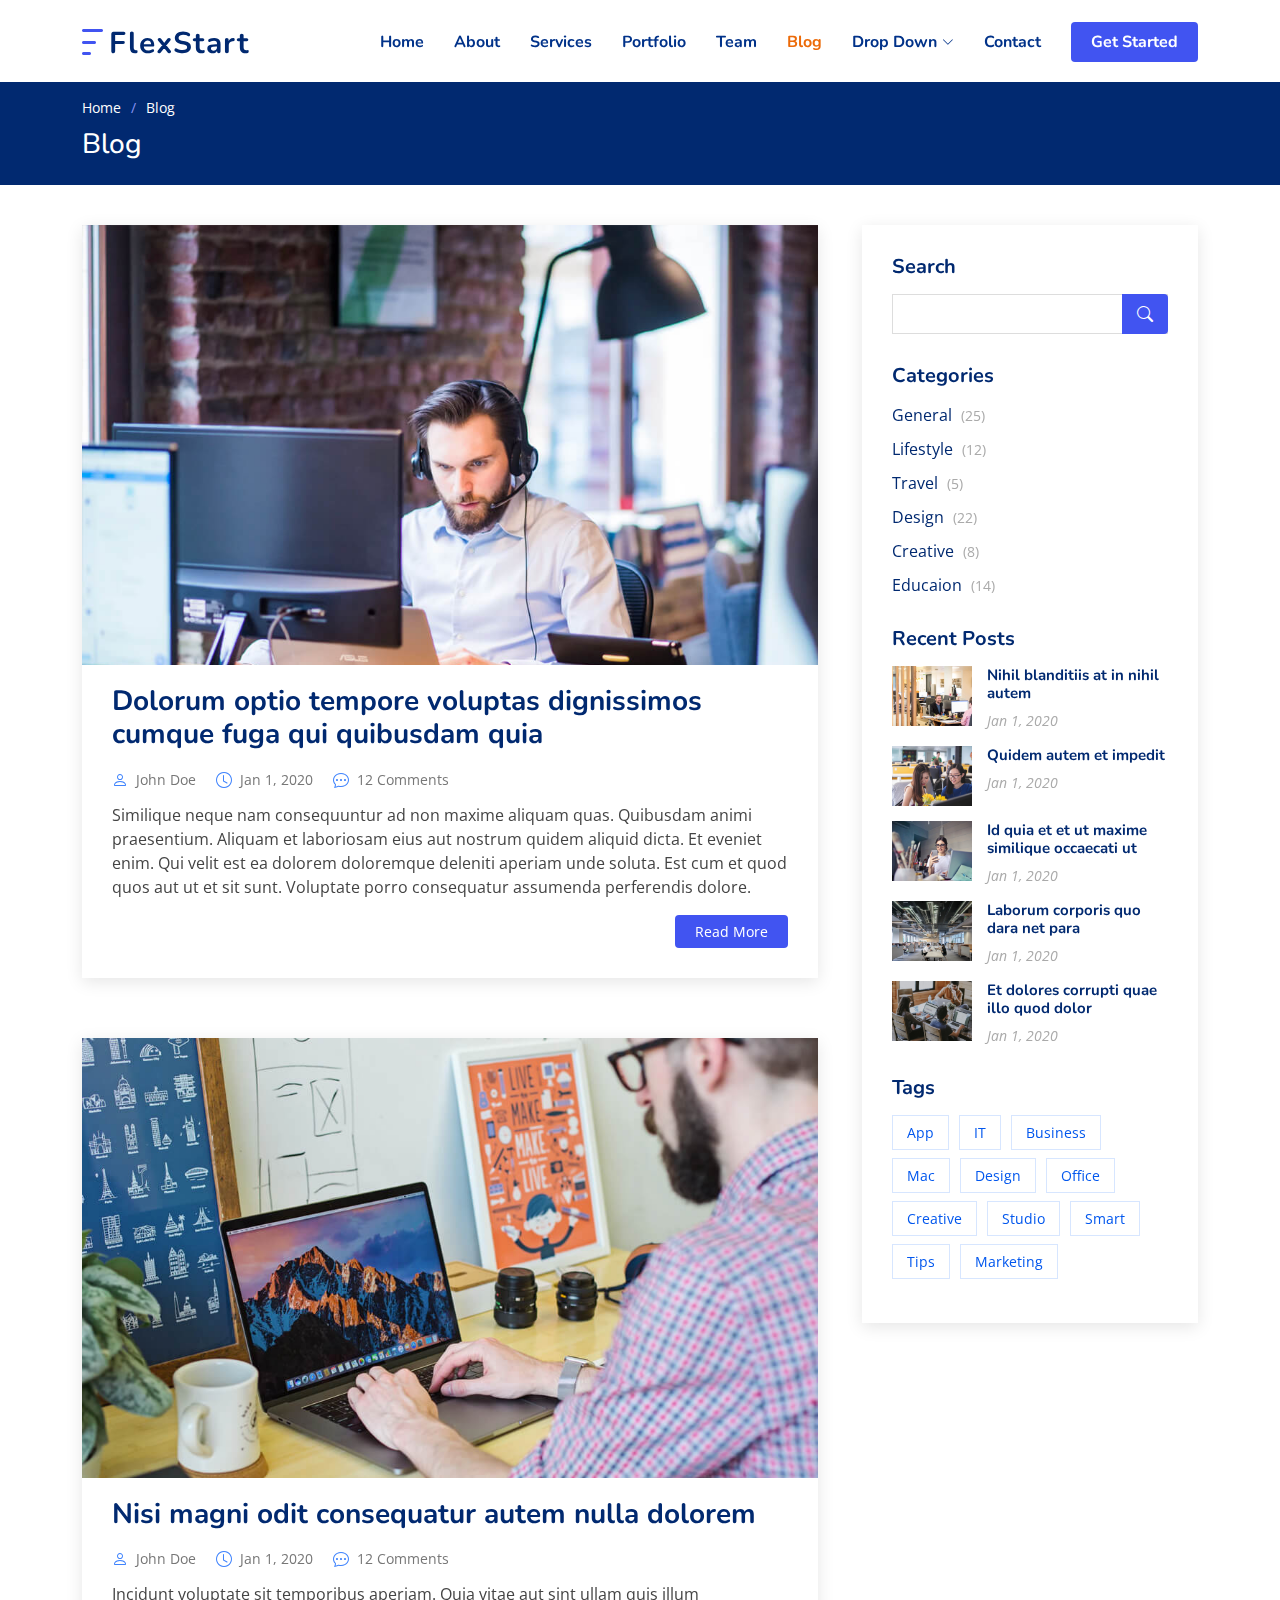
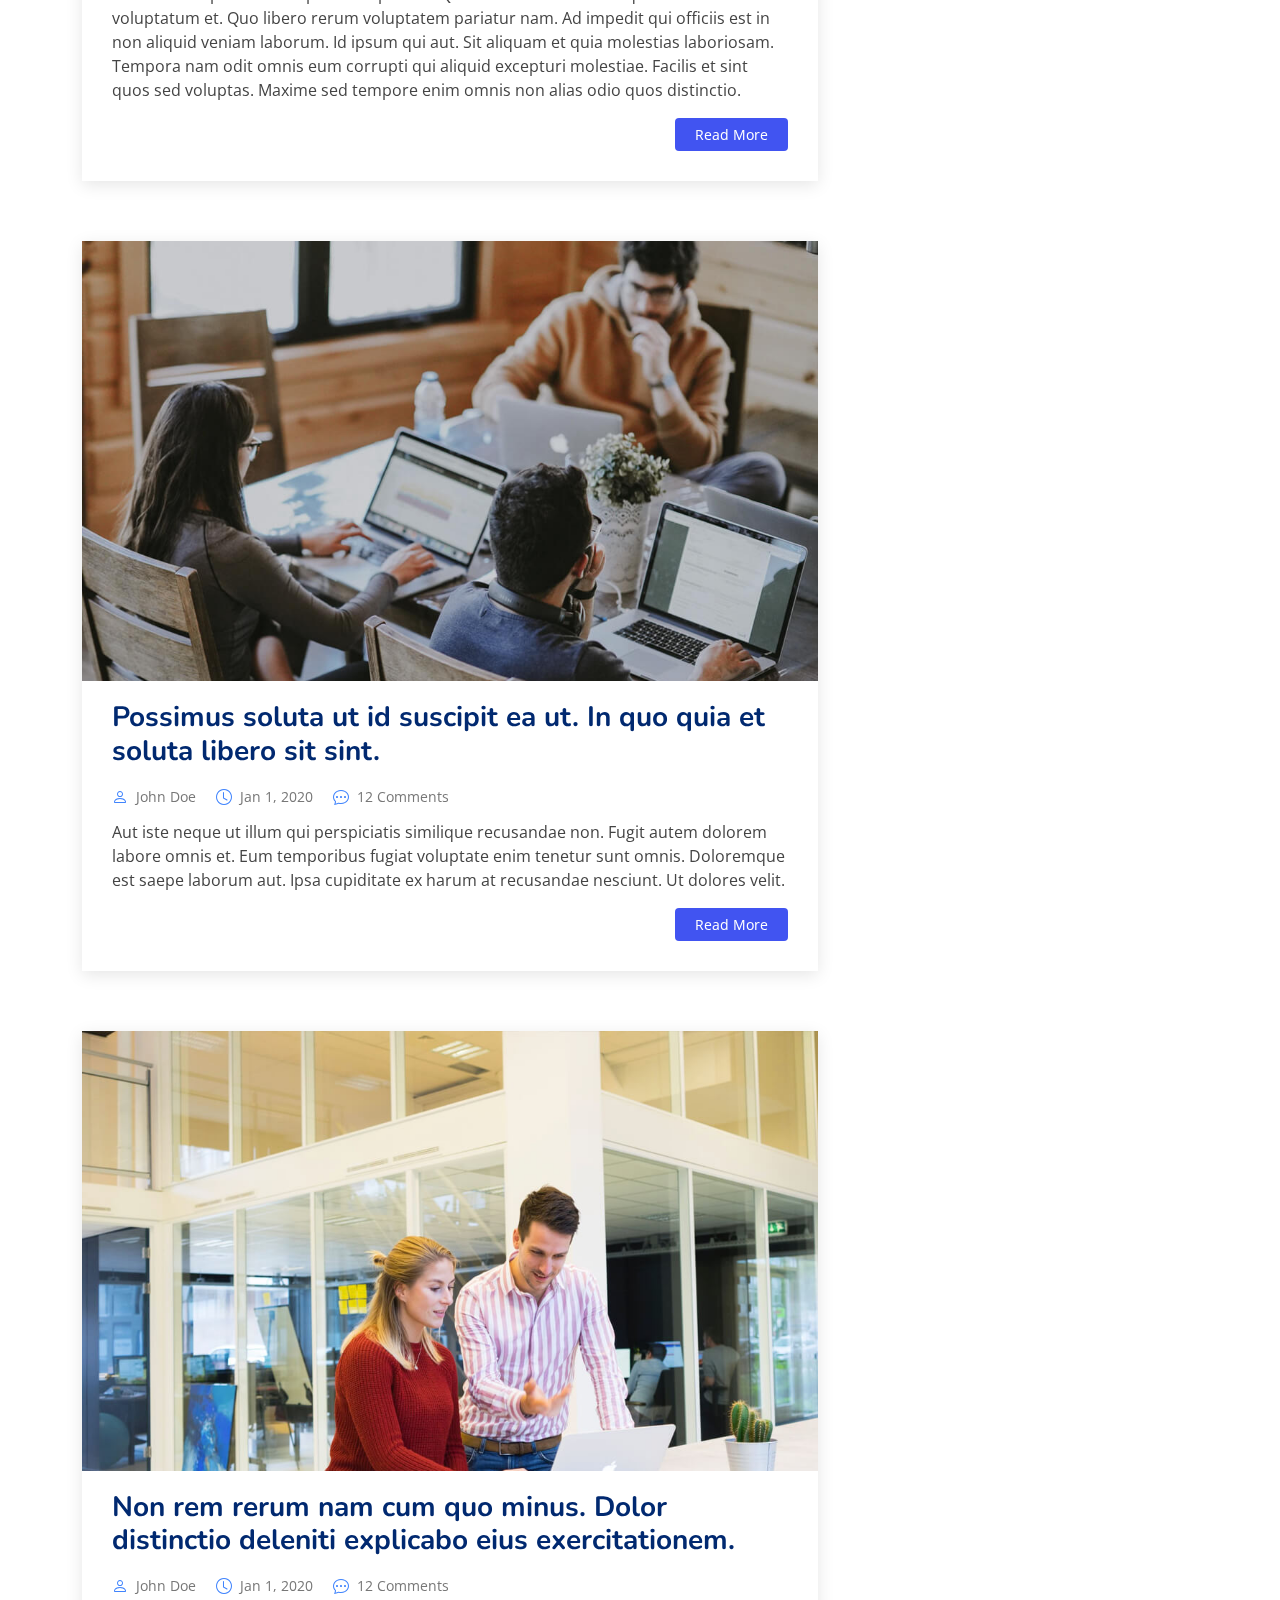
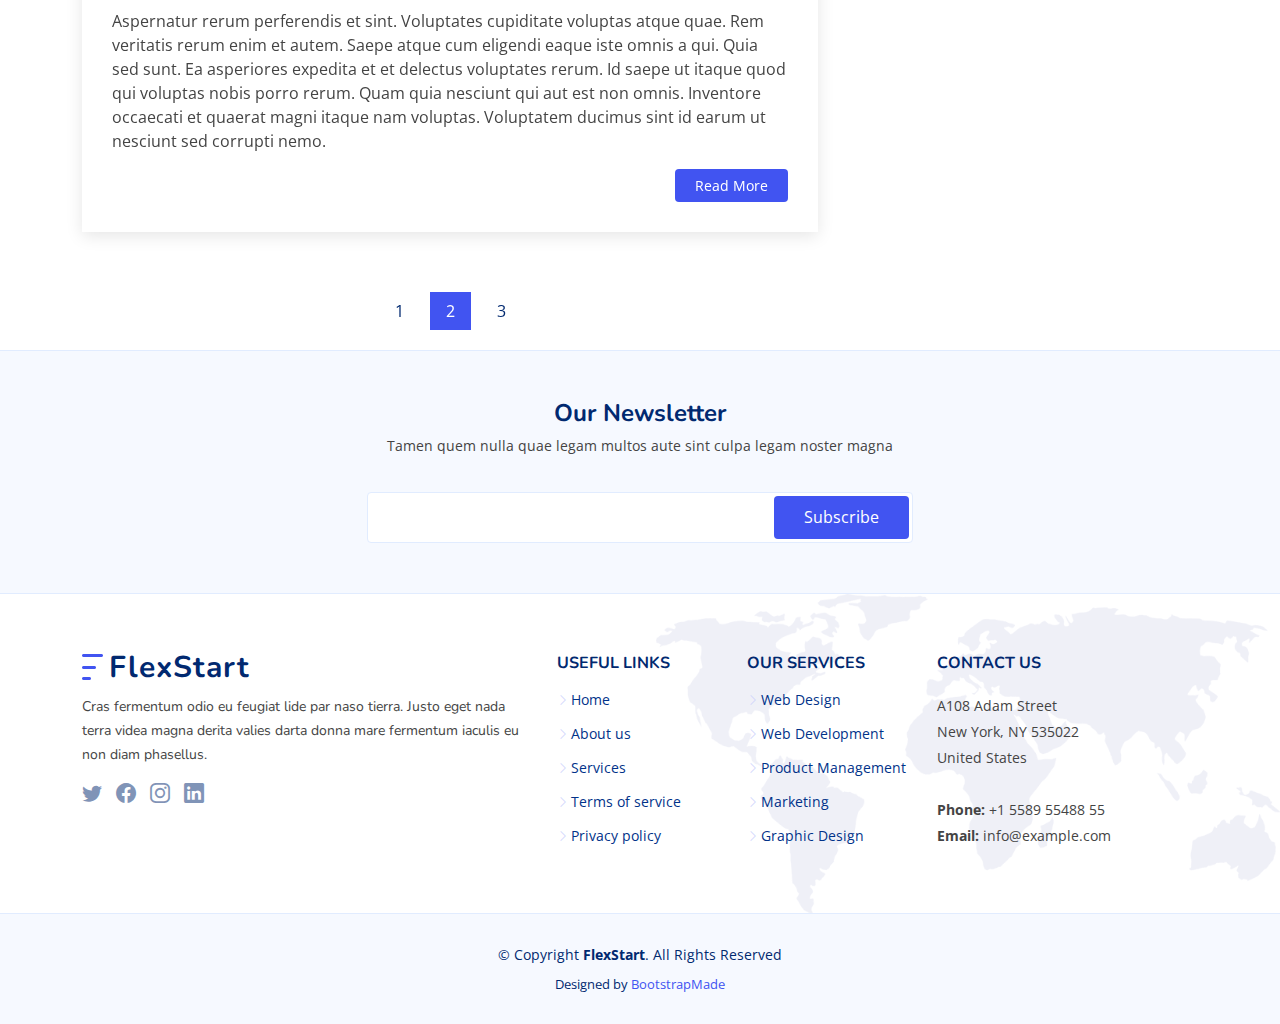
<file: blog.html>
<!DOCTYPE html>
<html lang="en">

<head>
  <meta charset="utf-8">
  <meta content="width=device-width, initial-scale=1.0" name="viewport">

  <title>Blog - FlexStart Bootstrap Template</title>
  <meta content="" name="description">
  <meta content="" name="keywords">

  <!-- Favicons -->
  <link href="assets/img/favicon.png" rel="icon">
  <link href="assets/img/apple-touch-icon.png" rel="apple-touch-icon">

  <!-- Google Fonts -->
  <link href="https://fonts.googleapis.com/css?family=Open+Sans:300,300i,400,400i,600,600i,700,700i|Nunito:300,300i,400,400i,600,600i,700,700i|Poppins:300,300i,400,400i,500,500i,600,600i,700,700i" rel="stylesheet">

  <!-- Vendor CSS Files -->
  <link href="assets/vendor/aos/aos.css" rel="stylesheet">
  <link href="assets/vendor/bootstrap/css/bootstrap.min.css" rel="stylesheet">
  <link href="assets/vendor/bootstrap-icons/bootstrap-icons.css" rel="stylesheet">
  <link href="assets/vendor/glightbox/css/glightbox.min.css" rel="stylesheet">
  <link href="assets/vendor/remixicon/remixicon.css" rel="stylesheet">
  <link href="assets/vendor/swiper/swiper-bundle.min.css" rel="stylesheet">

  <!-- Template Main CSS File -->
  <link href="assets/css/style.css" rel="stylesheet">

  <!-- =======================================================
  * Template Name: FlexStart - v1.11.1
  * Template URL: https://bootstrapmade.com/flexstart-bootstrap-startup-template/
  * Author: BootstrapMade.com
  * License: https://bootstrapmade.com/license/
  ======================================================== -->
</head>

<body>

  <!-- ======= Header ======= -->
  <header id="header" class="header fixed-top">
    <div class="container-fluid container-xl d-flex align-items-center justify-content-between">

      <a href="index.html" class="logo d-flex align-items-center">
        <img src="assets/img/logo.png" alt="">
        <span>FlexStart</span>
      </a>

      <nav id="navbar" class="navbar">
        <ul>
          <li><a class="nav-link scrollto " href="#hero">Home</a></li>
          <li><a class="nav-link scrollto" href="#about">About</a></li>
          <li><a class="nav-link scrollto" href="#services">Services</a></li>
          <li><a class="nav-link scrollto" href="#portfolio">Portfolio</a></li>
          <li><a class="nav-link scrollto" href="#team">Team</a></li>
          <li><a class="active" href="blog.html">Blog</a></li>
          <li class="dropdown"><a href="#"><span>Drop Down</span> <i class="bi bi-chevron-down"></i></a>
            <ul>
              <li><a href="#">Drop Down 1</a></li>
              <li class="dropdown"><a href="#"><span>Deep Drop Down</span> <i class="bi bi-chevron-right"></i></a>
                <ul>
                  <li><a href="#">Deep Drop Down 1</a></li>
                  <li><a href="#">Deep Drop Down 2</a></li>
                  <li><a href="#">Deep Drop Down 3</a></li>
                  <li><a href="#">Deep Drop Down 4</a></li>
                  <li><a href="#">Deep Drop Down 5</a></li>
                </ul>
              </li>
              <li><a href="#">Drop Down 2</a></li>
              <li><a href="#">Drop Down 3</a></li>
              <li><a href="#">Drop Down 4</a></li>
            </ul>
          </li>
          <li><a class="nav-link scrollto" href="#contact">Contact</a></li>
          <li><a class="getstarted scrollto" href="#about">Get Started</a></li>
        </ul>
        <i class="bi bi-list mobile-nav-toggle"></i>
      </nav><!-- .navbar -->

    </div>
  </header><!-- End Header -->

  <main id="main">

    <!-- ======= Breadcrumbs ======= -->
    <section class="breadcrumbs">
      <div class="container">

        <ol>
          <li><a href="index.html">Home</a></li>
          <li>Blog</li>
        </ol>
        <h2>Blog</h2>

      </div>
    </section><!-- End Breadcrumbs -->

    <!-- ======= Blog Section ======= -->
    <section id="blog" class="blog">
      <div class="container" data-aos="fade-up">

        <div class="row">

          <div class="col-lg-8 entries">

            <article class="entry">

              <div class="entry-img">
                <img src="assets/img/blog/blog-1.jpg" alt="" class="img-fluid">
              </div>

              <h2 class="entry-title">
                <a href="blog-single.html">Dolorum optio tempore voluptas dignissimos cumque fuga qui quibusdam quia</a>
              </h2>

              <div class="entry-meta">
                <ul>
                  <li class="d-flex align-items-center"><i class="bi bi-person"></i> <a href="blog-single.html">John Doe</a></li>
                  <li class="d-flex align-items-center"><i class="bi bi-clock"></i> <a href="blog-single.html"><time datetime="2020-01-01">Jan 1, 2020</time></a></li>
                  <li class="d-flex align-items-center"><i class="bi bi-chat-dots"></i> <a href="blog-single.html">12 Comments</a></li>
                </ul>
              </div>

              <div class="entry-content">
                <p>
                  Similique neque nam consequuntur ad non maxime aliquam quas. Quibusdam animi praesentium. Aliquam et laboriosam eius aut nostrum quidem aliquid dicta.
                  Et eveniet enim. Qui velit est ea dolorem doloremque deleniti aperiam unde soluta. Est cum et quod quos aut ut et sit sunt. Voluptate porro consequatur assumenda perferendis dolore.
                </p>
                <div class="read-more">
                  <a href="blog-single.html">Read More</a>
                </div>
              </div>

            </article><!-- End blog entry -->

            <article class="entry">

              <div class="entry-img">
                <img src="assets/img/blog/blog-2.jpg" alt="" class="img-fluid">
              </div>

              <h2 class="entry-title">
                <a href="blog-single.html">Nisi magni odit consequatur autem nulla dolorem</a>
              </h2>

              <div class="entry-meta">
                <ul>
                  <li class="d-flex align-items-center"><i class="bi bi-person"></i> <a href="blog-single.html">John Doe</a></li>
                  <li class="d-flex align-items-center"><i class="bi bi-clock"></i> <a href="blog-single.html"><time datetime="2020-01-01">Jan 1, 2020</time></a></li>
                  <li class="d-flex align-items-center"><i class="bi bi-chat-dots"></i> <a href="blog-single.html">12 Comments</a></li>
                </ul>
              </div>

              <div class="entry-content">
                <p>
                  Incidunt voluptate sit temporibus aperiam. Quia vitae aut sint ullam quis illum voluptatum et. Quo libero rerum voluptatem pariatur nam.
                  Ad impedit qui officiis est in non aliquid veniam laborum. Id ipsum qui aut. Sit aliquam et quia molestias laboriosam. Tempora nam odit omnis eum corrupti qui aliquid excepturi molestiae. Facilis et sint quos sed voluptas. Maxime sed tempore enim omnis non alias odio quos distinctio.
                </p>
                <div class="read-more">
                  <a href="blog-single.html">Read More</a>
                </div>
              </div>

            </article><!-- End blog entry -->

            <article class="entry">

              <div class="entry-img">
                <img src="assets/img/blog/blog-3.jpg" alt="" class="img-fluid">
              </div>

              <h2 class="entry-title">
                <a href="blog-single.html">Possimus soluta ut id suscipit ea ut. In quo quia et soluta libero sit sint.</a>
              </h2>

              <div class="entry-meta">
                <ul>
                  <li class="d-flex align-items-center"><i class="bi bi-person"></i> <a href="blog-single.html">John Doe</a></li>
                  <li class="d-flex align-items-center"><i class="bi bi-clock"></i> <a href="blog-single.html"><time datetime="2020-01-01">Jan 1, 2020</time></a></li>
                  <li class="d-flex align-items-center"><i class="bi bi-chat-dots"></i> <a href="blog-single.html">12 Comments</a></li>
                </ul>
              </div>

              <div class="entry-content">
                <p>
                  Aut iste neque ut illum qui perspiciatis similique recusandae non. Fugit autem dolorem labore omnis et. Eum temporibus fugiat voluptate enim tenetur sunt omnis.
                  Doloremque est saepe laborum aut. Ipsa cupiditate ex harum at recusandae nesciunt. Ut dolores velit.
                </p>
                <div class="read-more">
                  <a href="blog-single.html">Read More</a>
                </div>
              </div>

            </article><!-- End blog entry -->

            <article class="entry">

              <div class="entry-img">
                <img src="assets/img/blog/blog-4.jpg" alt="" class="img-fluid">
              </div>

              <h2 class="entry-title">
                <a href="blog-single.html">Non rem rerum nam cum quo minus. Dolor distinctio deleniti explicabo eius exercitationem.</a>
              </h2>

              <div class="entry-meta">
                <ul>
                  <li class="d-flex align-items-center"><i class="bi bi-person"></i> <a href="blog-single.html">John Doe</a></li>
                  <li class="d-flex align-items-center"><i class="bi bi-clock"></i> <a href="blog-single.html"><time datetime="2020-01-01">Jan 1, 2020</time></a></li>
                  <li class="d-flex align-items-center"><i class="bi bi-chat-dots"></i> <a href="blog-single.html">12 Comments</a></li>
                </ul>
              </div>

              <div class="entry-content">
                <p>
                  Aspernatur rerum perferendis et sint. Voluptates cupiditate voluptas atque quae. Rem veritatis rerum enim et autem. Saepe atque cum eligendi eaque iste omnis a qui.
                  Quia sed sunt. Ea asperiores expedita et et delectus voluptates rerum. Id saepe ut itaque quod qui voluptas nobis porro rerum. Quam quia nesciunt qui aut est non omnis. Inventore occaecati et quaerat magni itaque nam voluptas. Voluptatem ducimus sint id earum ut nesciunt sed corrupti nemo.
                </p>
                <div class="read-more">
                  <a href="blog-single.html">Read More</a>
                </div>
              </div>

            </article><!-- End blog entry -->

            <div class="blog-pagination">
              <ul class="justify-content-center">
                <li><a href="#">1</a></li>
                <li class="active"><a href="#">2</a></li>
                <li><a href="#">3</a></li>
              </ul>
            </div>

          </div><!-- End blog entries list -->

          <div class="col-lg-4">

            <div class="sidebar">

              <h3 class="sidebar-title">Search</h3>
              <div class="sidebar-item search-form">
                <form action="">
                  <input type="text">
                  <button type="submit"><i class="bi bi-search"></i></button>
                </form>
              </div><!-- End sidebar search formn-->

              <h3 class="sidebar-title">Categories</h3>
              <div class="sidebar-item categories">
                <ul>
                  <li><a href="#">General <span>(25)</span></a></li>
                  <li><a href="#">Lifestyle <span>(12)</span></a></li>
                  <li><a href="#">Travel <span>(5)</span></a></li>
                  <li><a href="#">Design <span>(22)</span></a></li>
                  <li><a href="#">Creative <span>(8)</span></a></li>
                  <li><a href="#">Educaion <span>(14)</span></a></li>
                </ul>
              </div><!-- End sidebar categories-->

              <h3 class="sidebar-title">Recent Posts</h3>
              <div class="sidebar-item recent-posts">
                <div class="post-item clearfix">
                  <img src="assets/img/blog/blog-recent-1.jpg" alt="">
                  <h4><a href="blog-single.html">Nihil blanditiis at in nihil autem</a></h4>
                  <time datetime="2020-01-01">Jan 1, 2020</time>
                </div>

                <div class="post-item clearfix">
                  <img src="assets/img/blog/blog-recent-2.jpg" alt="">
                  <h4><a href="blog-single.html">Quidem autem et impedit</a></h4>
                  <time datetime="2020-01-01">Jan 1, 2020</time>
                </div>

                <div class="post-item clearfix">
                  <img src="assets/img/blog/blog-recent-3.jpg" alt="">
                  <h4><a href="blog-single.html">Id quia et et ut maxime similique occaecati ut</a></h4>
                  <time datetime="2020-01-01">Jan 1, 2020</time>
                </div>

                <div class="post-item clearfix">
                  <img src="assets/img/blog/blog-recent-4.jpg" alt="">
                  <h4><a href="blog-single.html">Laborum corporis quo dara net para</a></h4>
                  <time datetime="2020-01-01">Jan 1, 2020</time>
                </div>

                <div class="post-item clearfix">
                  <img src="assets/img/blog/blog-recent-5.jpg" alt="">
                  <h4><a href="blog-single.html">Et dolores corrupti quae illo quod dolor</a></h4>
                  <time datetime="2020-01-01">Jan 1, 2020</time>
                </div>

              </div><!-- End sidebar recent posts-->

              <h3 class="sidebar-title">Tags</h3>
              <div class="sidebar-item tags">
                <ul>
                  <li><a href="#">App</a></li>
                  <li><a href="#">IT</a></li>
                  <li><a href="#">Business</a></li>
                  <li><a href="#">Mac</a></li>
                  <li><a href="#">Design</a></li>
                  <li><a href="#">Office</a></li>
                  <li><a href="#">Creative</a></li>
                  <li><a href="#">Studio</a></li>
                  <li><a href="#">Smart</a></li>
                  <li><a href="#">Tips</a></li>
                  <li><a href="#">Marketing</a></li>
                </ul>
              </div><!-- End sidebar tags-->

            </div><!-- End sidebar -->

          </div><!-- End blog sidebar -->

        </div>

      </div>
    </section><!-- End Blog Section -->

  </main><!-- End #main -->

  <!-- ======= Footer ======= -->
  <footer id="footer" class="footer">

    <div class="footer-newsletter">
      <div class="container">
        <div class="row justify-content-center">
          <div class="col-lg-12 text-center">
            <h4>Our Newsletter</h4>
            <p>Tamen quem nulla quae legam multos aute sint culpa legam noster magna</p>
          </div>
          <div class="col-lg-6">
            <form action="" method="post">
              <input type="email" name="email"><input type="submit" value="Subscribe">
            </form>
          </div>
        </div>
      </div>
    </div>

    <div class="footer-top">
      <div class="container">
        <div class="row gy-4">
          <div class="col-lg-5 col-md-12 footer-info">
            <a href="index.html" class="logo d-flex align-items-center">
              <img src="assets/img/logo.png" alt="">
              <span>FlexStart</span>
            </a>
            <p>Cras fermentum odio eu feugiat lide par naso tierra. Justo eget nada terra videa magna derita valies darta donna mare fermentum iaculis eu non diam phasellus.</p>
            <div class="social-links mt-3">
              <a href="#" class="twitter"><i class="bi bi-twitter"></i></a>
              <a href="#" class="facebook"><i class="bi bi-facebook"></i></a>
              <a href="#" class="instagram"><i class="bi bi-instagram"></i></a>
              <a href="#" class="linkedin"><i class="bi bi-linkedin"></i></a>
            </div>
          </div>

          <div class="col-lg-2 col-6 footer-links">
            <h4>Useful Links</h4>
            <ul>
              <li><i class="bi bi-chevron-right"></i> <a href="#">Home</a></li>
              <li><i class="bi bi-chevron-right"></i> <a href="#">About us</a></li>
              <li><i class="bi bi-chevron-right"></i> <a href="#">Services</a></li>
              <li><i class="bi bi-chevron-right"></i> <a href="#">Terms of service</a></li>
              <li><i class="bi bi-chevron-right"></i> <a href="#">Privacy policy</a></li>
            </ul>
          </div>

          <div class="col-lg-2 col-6 footer-links">
            <h4>Our Services</h4>
            <ul>
              <li><i class="bi bi-chevron-right"></i> <a href="#">Web Design</a></li>
              <li><i class="bi bi-chevron-right"></i> <a href="#">Web Development</a></li>
              <li><i class="bi bi-chevron-right"></i> <a href="#">Product Management</a></li>
              <li><i class="bi bi-chevron-right"></i> <a href="#">Marketing</a></li>
              <li><i class="bi bi-chevron-right"></i> <a href="#">Graphic Design</a></li>
            </ul>
          </div>

          <div class="col-lg-3 col-md-12 footer-contact text-center text-md-start">
            <h4>Contact Us</h4>
            <p>
              A108 Adam Street <br>
              New York, NY 535022<br>
              United States <br><br>
              <strong>Phone:</strong> +1 5589 55488 55<br>
              <strong>Email:</strong> info@example.com<br>
            </p>

          </div>

        </div>
      </div>
    </div>

    <div class="container">
      <div class="copyright">
        &copy; Copyright <strong><span>FlexStart</span></strong>. All Rights Reserved
      </div>
      <div class="credits">
        <!-- All the links in the footer should remain intact. -->
        <!-- You can delete the links only if you purchased the pro version. -->
        <!-- Licensing information: https://bootstrapmade.com/license/ -->
        <!-- Purchase the pro version with working PHP/AJAX contact form: https://bootstrapmade.com/flexstart-bootstrap-startup-template/ -->
        Designed by <a href="https://bootstrapmade.com/">BootstrapMade</a>
      </div>
    </div>
  </footer><!-- End Footer -->

  <a href="#" class="back-to-top d-flex align-items-center justify-content-center"><i class="bi bi-arrow-up-short"></i></a>

  <!-- Vendor JS Files -->
  <script src="assets/vendor/purecounter/purecounter_vanilla.js"></script>
  <script src="assets/vendor/aos/aos.js"></script>
  <script src="assets/vendor/bootstrap/js/bootstrap.bundle.min.js"></script>
  <script src="assets/vendor/glightbox/js/glightbox.min.js"></script>
  <script src="assets/vendor/isotope-layout/isotope.pkgd.min.js"></script>
  <script src="assets/vendor/swiper/swiper-bundle.min.js"></script>
  <script src="assets/vendor/php-email-form/validate.js"></script>

  <!-- Template Main JS File -->
  <script src="assets/js/main.js"></script>

</body>

</html>
</file>
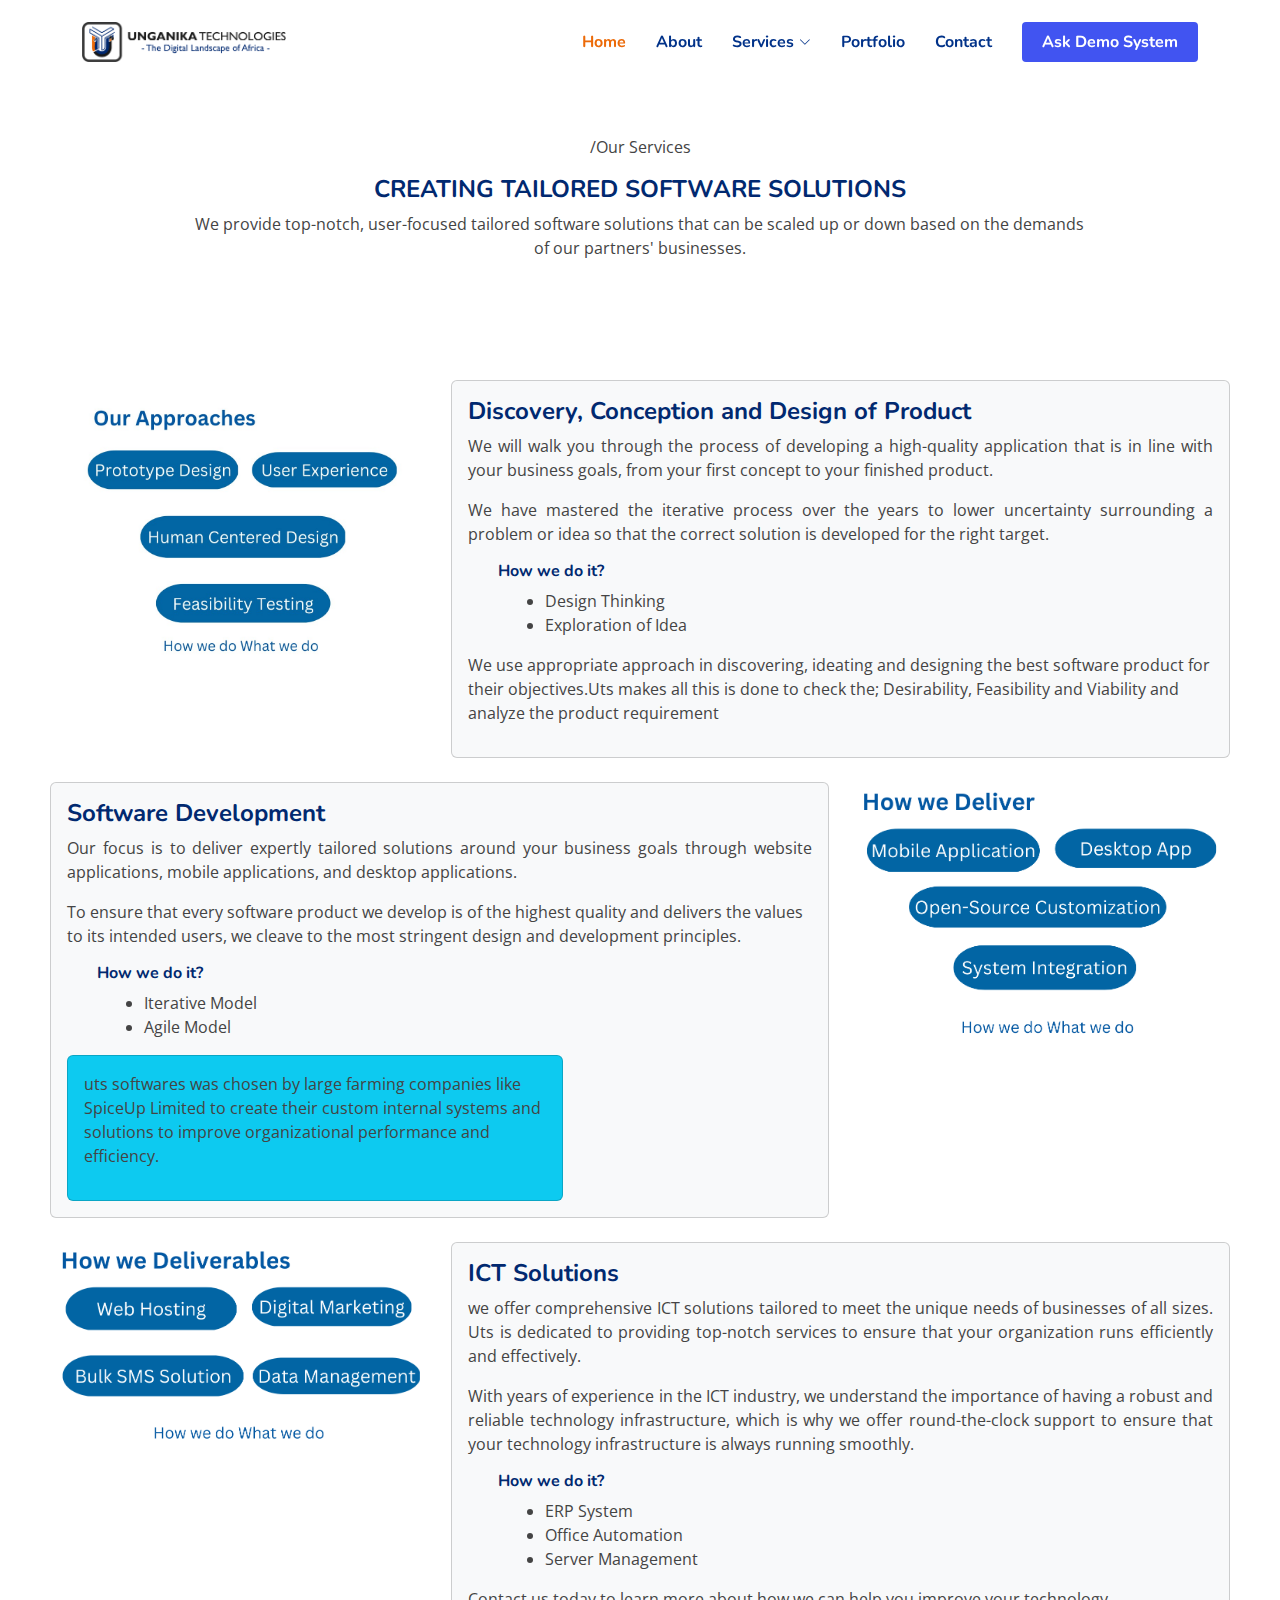
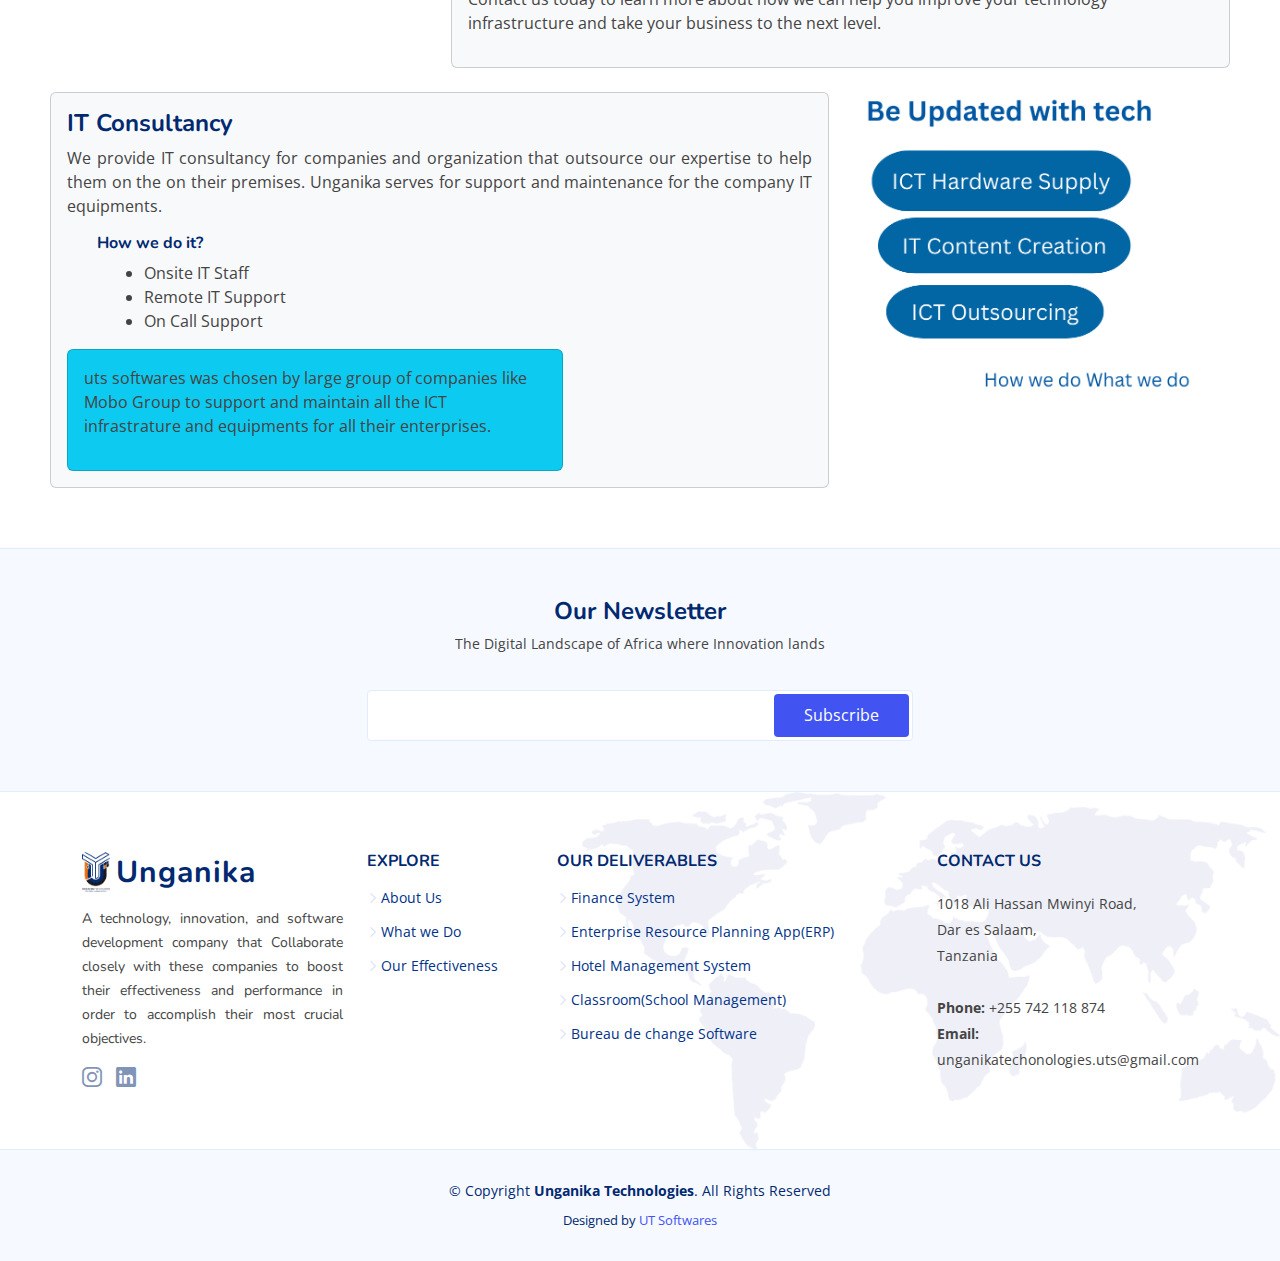
<file: ut-services.html>
<!DOCTYPE html>
<html lang="en">

<head>
  <meta charset="utf-8">
  <meta content="width=device-width, initial-scale=1.0" name="viewport">

  <title>uts | Services</title>
  <meta content="" name="description">
  <meta content="" name="keywords">

  <!-- Favicons -->
  <link href="assets/img/UTS1.png" rel="icon">
  <link href="assets/img/UTS1.png" rel="UTS1">

  <!-- Google Fonts -->
  <link href="https://fonts.googleapis.com/css?family=Open+Sans:300,300i,400,400i,600,600i,700,700i|Nunito:300,300i,400,400i,600,600i,700,700i|Poppins:300,300i,400,400i,500,500i,600,600i,700,700i" rel="stylesheet">

  <!-- Vendor CSS Files -->
  <link href="assets/vendor/aos/aos.css" rel="stylesheet">
  <link href="assets/vendor/bootstrap/css/bootstrap.min.css" rel="stylesheet">
  <link href="assets/vendor/bootstrap-icons/bootstrap-icons.css" rel="stylesheet">
  <link href="assets/vendor/glightbox/css/glightbox.min.css" rel="stylesheet">
  <link href="assets/vendor/remixicon/remixicon.css" rel="stylesheet">
  <link href="assets/vendor/swiper/swiper-bundle.min.css" rel="stylesheet">

  <!-- Template Main CSS File -->
  <link href="assets/css/style.css" rel="stylesheet">

  <!-- =======================================================
  * Template Name: FlexStart - v1.11.1
  * Template URL: https://bootstrapmade.com/flexstart-bootstrap-startup-template/
  * Author: BootstrapMade.com
  * License: https://bootstrapmade.com/license/
  ======================================================== -->
</head>

<body>

  <!-- ======= Header ======= -->
  <center><header id="header" class="header fixed-top">
    <div class="container-fluid container-xl d-flex align-items-center justify-content-between">

      <a href="index.html" class="logo d-flex align-items-center">
        <img src="assets/img/Unganika Technologies Landscape.png" alt="">
        <span></span>
      </a>

      <nav id="navbar" class="navbar">
        <ul>
          <li><a class="nav-link scrollto active" href="index.html#hero">Home</a></li>
          <li><a class="nav-link scrollto" href="index.html#about">About</a></li>
          <!-- <li><a class="nav-link scrollto" href="#services">Services</a></li> -->
          <li class="dropdown"><a href="#services"><span>Services</span> <i class="bi bi-chevron-down"></i></a>
            <ul style="border-radius: 10px;">
              <li><a href="#">Software Design</a></li>
              <li><a href="#">Software Development</a></li>
              <li><a href="#">Software Product Scaling</a></li>
              <li><a href="#">IT Consultancy</a></li>
            </ul>
          </li>
          <li><a class="nav-link scrollto" href="ut-works.html">Portfolio</a></li> 
          <li><a class="nav-link scrollto" href="index.html#contact">Contact</a></li>
          <li><a class="getstarted scrollto" href="index.html#contact">Ask Demo System</a></li>
        </ul>
        <i class="bi bi-list mobile-nav-toggle"></i>
      </nav><!-- .navbar -->

    </div>
  </header></center>
  <!-- End Header -->

  <main id="main">

    <!-- ======= Breadcrumbs ======= -->
    <!-- <section class="breadcrumbs">
      <div class="container">

        <ol>
          <li><a href="index.html">Home</a></li>
          <li>Inner Page</li>
        </ol>
        <h2>Inner Page</h2>

      </div>
    </section> -->
    <!-- End Breadcrumbs -->

    <!-- Service Page Start -->
    <div style="height: 75px;"></div>
        <center>
        <section class="inner-page">
          <div class="container">
            <p>
              /Our Services
            </p>
            <h4 style="font-weight: bold; color: #012970; text-transform: uppercase;">
            Creating Tailored Software Solutions
            </h4>
            <p style="width:80%; margin:0px auto;">
              We provide top-notch, user-focused tailored software solutions that can be scaled up or down based on the demands of our partners' businesses.
            </p>
          </div>
        </section>
        </center>
    <!-- Service Page Ends -->

    <section class="inner-page">
     <!--  <div class="container"> -->
       <div class="row" style="width:94%; margin:0px auto;">
        <!-- Discovery, Conception & Design Service Starts -->
         <div class="col-lg-4">
           <img src="assets/img/Prototype Design(1).jpg" style="width:70;" class="img-fluid" alt="">
         </div>
         <div class="col-lg-8">
           <div class="card bg-light" id="dicovery">
             <div class="card-body">
              <h4 style="font-weight: bold; color: #012970;">Discovery, Conception and Design of Product</h4>
               <p style="text-align: justify;">We will walk you through the process of developing a high-quality application that is in line with your business goals, from your first concept to your finished product.</p>
               <p style="text-align: justify;">We have mastered the iterative process over the years to lower uncertainty surrounding a problem or idea so that the correct solution is developed for the right target.</p>
                <h6 style="margin-left: 4%; font-weight: bold; color: #012970;">How we do it?</h6>
                <div style="margin-left: 6%;">
                  <ul>
                    <li>Design Thinking</li>
                    <li>Exploration of Idea</li>
                  </ul>
                </div>
                <p>We use appropriate approach in discovering, ideating and designing the best software product for their objectives.Uts makes all this is done to check the; Desirability, Feasibility and Viability and analyze the product requirement</p>
             </div>
           </div>
         </div>
         <!-- Discovery, Conception & Design Service Ends -->

         <div class="col-12"><br></div>


         <div class="col-lg-8" >
           <div class="card bg-light" id="develop">
             <div class="card-body">
              <h4 style="font-weight: bold; color: #012970;">Software Development</h4>
               <p style="text-align: justify;">Our focus is to deliver expertly tailored solutions around your business goals through website applications, mobile applications, and desktop applications.</p>
               <p>To ensure that every software product we develop is of the highest quality and delivers the values to its intended users, we cleave to the most stringent design and development principles.</p>
               <h6 style="margin-left: 4%; font-weight: bold; color: #012970;">How we do it?</h6>
                <div style="margin-left: 6%;">
                  <ul>
                    <li>Iterative Model</li>
                    <li>Agile Model</li>
                  </ul>
                </div>
                <div class="col-lg-8">
                  <div class="card bg-info">
                  <div class="card-body">
                    <p>uts softwares was chosen by large farming companies like SpiceUp Limited to create their custom internal systems and solutions to improve organizational performance and efficiency.</p>
                  </div>
                </div>
                </div>
             </div>
           </div>
         </div>
         <div class="col-lg-4">
           <img src="assets/img/devlop.png" style="width:70;" class="img-fluid" alt="">
         </div>
       </div>
      <!-- </div> -->
      
      <div class="col-12"><br></div> <!-- This breaks the rows -->

      <div class="row" style="width:94%; margin:0px auto;">
         <div class="col-lg-4">
           <img src="assets/img/solutions.png" style="width:70;" class="img-fluid" alt="">
         </div>
         <div class="col-lg-8">
           <div class="card bg-light">
             <div class="card-body">
              <h4 style="font-weight: bold; color: #012970;">ICT Solutions</h4>
               <p style="text-align: justify;"> we offer comprehensive ICT solutions tailored to meet the unique needs of businesses of all sizes. Uts is dedicated to providing top-notch services to ensure that your organization runs efficiently and effectively.</p>
               <p style="text-align: justify;">With years of experience in the ICT industry, we understand the importance of having a robust and reliable technology infrastructure, which is why we offer round-the-clock support to ensure that your technology infrastructure is always running smoothly.</p>
                <h6 style="margin-left: 4%; font-weight: bold; color: #012970;">How we do it?</h6>
                <div style="margin-left: 6%;">
                  <ul>
                    <li>ERP System</li>
                    <li>Office Automation</li>
                    <li>Server Management</li>
                  </ul>
                </div>
                <p> Contact us today to learn more about how we can help you improve your technology infrastructure and take your business to the next level.</p>

             </div>
           </div>
         </div>

         <div class="col-12"><br></div>

         <div class="col-lg-8">
           <div class="card bg-light">
             <div class="card-body">
              <h4 style="font-weight: bold; color: #012970;">IT Consultancy</h4>
               <p style="text-align: justify;">We provide IT consultancy for companies and organization that outsource our expertise  to help them on the on their premises. Unganika serves for support and maintenance for the company IT equipments.</p>
               <h6 style="margin-left: 4%; font-weight: bold; color: #012970;">How we do it?</h6>
                <div style="margin-left: 6%;">
                  <ul>
                    <li>Onsite IT Staff</li>
                    <li>Remote IT Support</li>
                    <li>On Call Support</li>
                  </ul>
                </div>
                <div class="col-lg-8">
                  <div class="card bg-info">
                  <div class="card-body">
                    <p>uts softwares was chosen by large group of companies like Mobo Group to support and maintain all the ICT infrastrature and equipments for all their enterprises.</p>
                  </div>
                </div>
                </div>
             </div>
           </div>
         </div>
         <div class="col-lg-4">
           <img src="assets/img/consultancy.png" style="width:70;" class="img-fluid" alt="">
         </div>
       </div>
    </section>

  </main><!-- End #main -->

  <!-- ======= Footer ======= -->
  <footer id="footer" class="footer">

    <div class="footer-newsletter">
      <div class="container">
        <div class="row justify-content-center">
          <div class="col-lg-12 text-center">
            <h4>Our Newsletter</h4>
            <p>The Digital Landscape of Africa where Innovation lands</p>
          </div>
          <div class="col-lg-6">
            <form action="" method="post">
              <input type="email" name="email"><input type="submit" value="Subscribe">
            </form>
          </div>
        </div>
      </div>
    </div>

    <div class="footer-top">
      <div class="container">
        <div class="row gy-4">
          <div class="col-lg-3 col-md-6 footer-info">
            <a href="index.html" class="logo d-flex align-items-center">
              <img src="assets/img/Unganika Technologies.png" alt="">
              <span>Unganika</span>
            </a>
            <p style="text-align: justify;">A technology, innovation, and software development company that Collaborate closely with these companies to boost their effectiveness and
            performance in order to accomplish their most crucial objectives.</p>
            <div class="social-links mt-3">
              <!-- <a href="#" class="twitter"><i class="bi bi-twitter"></i></a>
              <a href="#" class="facebook"><i class="bi bi-facebook"></i></a> -->
              <a href="#" class="instagram"><i class="bi bi-instagram"></i></a>
              <a href="#" class="linkedin"><i class="bi bi-linkedin"></i></a>
            </div>
          </div>

          <div class="col-lg-2 col-6 footer-links">
            <h4>Explore</h4>
            <ul>
              <li><i class="bi bi-chevron-right"></i> <a href="#">About Us</a></li>
              <li><i class="bi bi-chevron-right"></i> <a href="#">What we Do</a></li>
              <li><i class="bi bi-chevron-right"></i> <a href="#">Our Effectiveness</a></li>
            </ul>
          </div>

          <div class="col-lg-4 col-md-12 footer-links">
            <h4>Our Deliverables</h4>
            <ul>
              <li><i class="bi bi-chevron-right"></i> <a href="#">Finance System</a></li>
              <li><i class="bi bi-chevron-right"></i> <a href="http://41.188.188.34:85">Enterprise Resource Planning App(ERP)</a></li>
              <li><i class="bi bi-chevron-right"></i> <a href="#">Hotel Management System</a></li>
              <li><i class="bi bi-chevron-right"></i> <a href="https://classroom24.info/">Classroom(School Management)</a></li>
              <li><i class="bi bi-chevron-right"></i> <a href="#">Bureau de change Software</a></li>
            </ul>
          </div>

          <div class="col-lg-3 col-md-6 footer-contact text-center text-md-start">
            <h4>Contact Us</h4>
            <p>
              1018 Ali Hassan Mwinyi Road,<br>
              Dar es Salaam,<br>
              Tanzania<br><br>
              <strong>Phone:</strong> +255 742 118 874<br>
              <strong>Email:</strong> unganikatechonologies.uts@gmail.com<br>
            </p>

          </div>

        </div>
      </div>
    </div>

    <div class="container">
      <div class="copyright">
        &copy; Copyright <strong><span>Unganika Technologies</span></strong>. All Rights Reserved
      </div>
      <div class="credits">
        <!-- All the links in the footer should remain intact. -->
        <!-- You can delete the links only if you purchased the pro version. -->
        <!-- Licensing information: https://bootstrapmade.com/license/ -->
        <!-- Purchase the pro version with working PHP/AJAX contact form: https://bootstrapmade.com/flexstart-bootstrap-startup-template/ -->
        Designed by <a href="#https://bootstrapmade.com/">UT Softwares</a>
      </div>
    </div>
  </footer><!-- End Footer -->

  <a href="#" class="back-to-top d-flex align-items-center justify-content-center"><i class="bi bi-arrow-up-short"></i></a>

  <!-- Vendor JS Files -->
  <script src="assets/vendor/purecounter/purecounter_vanilla.js"></script>
  <script src="assets/vendor/aos/aos.js"></script>
  <script src="assets/vendor/bootstrap/js/bootstrap.bundle.min.js"></script>
  <script src="assets/vendor/glightbox/js/glightbox.min.js"></script>
  <script src="assets/vendor/isotope-layout/isotope.pkgd.min.js"></script>
  <script src="assets/vendor/swiper/swiper-bundle.min.js"></script>
  <script src="assets/vendor/php-email-form/validate.js"></script>

  <!-- Template Main JS File -->
  <script src="assets/js/main.js"></script>

</body>

</html>
</file>
<file: assets/css/style.css>
/**
* Template Name: FlexStart - v1.11.1
* Template URL: https://bootstrapmade.com/flexstart-bootstrap-startup-template/
* Author: BootstrapMade.com
* License: https://bootstrapmade.com/license/
*/

/*--------------------------------------------------------------
# General
--------------------------------------------------------------*/
:root {
  scroll-behavior: smooth;
}

body {
  font-family: "Open Sans", sans-serif;
  color: #444444;
}

a {
  color: #4154F1;
  text-decoration: none;
}

a:hover {
  color: #ec6a08;
  text-decoration: none;
}

h1,
h2,
h3,
h4,
h5,
h6 {
  font-family: "Nunito", sans-serif;
}

/*--------------------------------------------------------------
# Sections
--------------------------------------------------------------*/
section {
  padding: 60px 0;
  overflow: hidden;
}

.section-header {
  text-align: center;
  padding-bottom: 40px;
}

.section-header h2 {
  font-size: 13px;
  letter-spacing: 1px;
  font-weight: 700;
  margin: 0;
  color: #4154f1;
  text-transform: uppercase;
}

.section-header p {
  margin: 10px 0 0 0;
  padding: 0;
  font-size: 18px;
  line-height: 42px;
  font-weight: 700;
  color: #012970;
}

@media (max-width: 768px) {
  .section-header p {
    font-size: 28px;
    line-height: 32px;
  }
}

/*--------------------------------------------------------------
# Breadcrumbs
--------------------------------------------------------------*/
.breadcrumbs {
  padding: 15px 0;
  background: #012970;
  min-height: 40px;
  margin-top: 82px;
  color: #fff;
}

@media (max-width: 992px) {
  .breadcrumbs {
    margin-top: 57px;
  }
}

.breadcrumbs h2 {
  font-size: 28px;
  font-weight: 500;
}

.breadcrumbs ol {
  display: flex;
  flex-wrap: wrap;
  list-style: none;
  padding: 0 0 10px 0;
  margin: 0;
  font-size: 14px;
}

.breadcrumbs ol a {
  color: #fff;
  transition: 0.3s;
}

.breadcrumbs ol a:hover {
  text-decoration: underline;
}

.breadcrumbs ol li+li {
  padding-left: 10px;
}

.breadcrumbs ol li+li::before {
  display: inline-block;
  padding-right: 10px;
  color: #8894f6;
  content: "/";
}

/*--------------------------------------------------------------
# Back to top button
--------------------------------------------------------------*/
.back-to-top {
  position: fixed;
  visibility: hidden;
  opacity: 0;
  right: 15px;
  bottom: 15px;
  z-index: 99999;
  background: #4154f1;
  width: 40px;
  height: 40px;
  border-radius: 4px;
  transition: all 0.4s;
}

.back-to-top i {
  font-size: 24px;
  color: #fff;
  line-height: 0;
}

.back-to-top:hover {
  background: #6776f4;
  color: #fff;
}

.back-to-top.active {
  visibility: visible;
  opacity: 1;
}

/*--------------------------------------------------------------
# Disable aos animation delay on mobile devices
--------------------------------------------------------------*/
@media screen and (max-width: 768px) {
  [data-aos-delay] {
    transition-delay: 0 !important;
  }
}

/*--------------------------------------------------------------
# Header
--------------------------------------------------------------*/
.header {
  transition: all 0.5s;
  z-index: 997;
  padding: 20px 0;
}

.header.header-scrolled {
  background: #fff;
  padding: 15px 0;
  box-shadow: 0px 2px 20px rgba(1, 41, 112, 0.1);
}

.header .logo {
  line-height: 0;
}

.header .logo img {
  max-height: 40px;
  margin-right: 6px;
}

.header .logo span {
  font-size: 30px;
  font-weight: 700;
  letter-spacing: 1px;
  color: #012970;
  font-family: "Nunito", sans-serif;
  margin-top: 3px;
}

/*--------------------------------------------------------------
# Navigation Menu
--------------------------------------------------------------*/
/**
* Desktop Navigation 
*/
.navbar {
  padding: 0;
}

.navbar ul {
  margin: 0;
  padding: 0;
  display: flex;
  list-style: none;
  align-items: center;
}

.navbar li {
  position: relative;
}

.navbar a,
.navbar a:focus {
  display: flex;
  align-items: center;
  justify-content: space-between;
  padding: 10px 0 10px 30px;
  font-family: "Nunito", sans-serif;
  font-size: 16px;
  font-weight: 700;
  color: #013289;
  white-space: nowrap;
  transition: 0.3s;
}

.navbar a i,
.navbar a:focus i {
  font-size: 12px;
  line-height: 0;
  margin-left: 5px;
}

.navbar a:hover,
.navbar .active,
.navbar .active:focus,
.navbar li:hover>a {
  color: #ec6a08;
}

.navbar .getstarted,
.navbar .getstarted:focus {
  background: #4154f1;
  padding: 8px 20px;
  margin-left: 30px;
  border-radius: 4px;
  color: #fff;
}

.navbar .getstarted:hover,
.navbar .getstarted:focus:hover {
  color: #fff;
  background: #5969f3;
}

.navbar .dropdown ul {
  display: block;
  position: absolute;
  left: 14px;
  top: calc(100% + 30px);
  margin: 0;
  padding: 10px 0;
  z-index: 99;
  opacity: 0;
  visibility: hidden;
  background: #fff;
  box-shadow: 0px 0px 30px rgba(127, 137, 161, 0.25);
  transition: 0.3s;
  border-radius: 4px;
}

.navbar .dropdown ul li {
  min-width: 200px;
}

.navbar .dropdown ul a {
  padding: 10px 20px;
  font-size: 15px;
  text-transform: none;
  font-weight: 600;
}

.navbar .dropdown ul a i {
  font-size: 12px;
}

.navbar .dropdown ul a:hover,
.navbar .dropdown ul .active:hover,
.navbar .dropdown ul li:hover>a {
  color: #4154f1;
}

.navbar .dropdown:hover>ul {
  opacity: 1;
  top: 100%;
  visibility: visible;
}

.navbar .dropdown .dropdown ul {
  top: 0;
  left: calc(100% - 30px);
  visibility: hidden;
}

.navbar .dropdown .dropdown:hover>ul {
  opacity: 1;
  top: 0;
  left: 100%;
  visibility: visible;
}

@media (max-width: 1366px) {
  .navbar .dropdown .dropdown ul {
    left: -90%;
  }

  .navbar .dropdown .dropdown:hover>ul {
    left: -100%;
  }
}

/**
* Mobile Navigation 
*/
.mobile-nav-toggle {
  color: #012970;
  font-size: 28px;
  cursor: pointer;
  display: none;
  line-height: 0;
  transition: 0.5s;
}

.mobile-nav-toggle.bi-x {
  color: #fff;
}

@media (max-width: 991px) {
  .mobile-nav-toggle {
    display: block;
  }

  .navbar ul {
    display: none;
  }
}

.navbar-mobile {
  position: fixed;
  overflow: hidden;
  top: 0;
  right: 0;
  left: 0;
  bottom: 0;
  background: rgba(1, 22, 61, 0.9);
  transition: 0.3s;
}

.navbar-mobile .mobile-nav-toggle {
  position: absolute;
  top: 15px;
  right: 15px;
}

.navbar-mobile ul {
  display: block;
  position: absolute;
  top: 55px;
  right: 15px;
  bottom: 15px;
  left: 15px;
  padding: 10px 0;
  border-radius: 10px;
  background-color: #fff;
  overflow-y: auto;
  transition: 0.3s;
}

.navbar-mobile a,
.navbar-mobile a:focus {
  padding: 10px 20px;
  font-size: 15px;
  color: #012970;
}

.navbar-mobile a:hover,
.navbar-mobile .active,
.navbar-mobile li:hover>a {
  color: #4154f1;
}

.navbar-mobile .getstarted,
.navbar-mobile .getstarted:focus {
  margin: 15px;
}

.navbar-mobile .dropdown ul {
  position: static;
  display: none;
  margin: 10px 20px;
  padding: 10px 0;
  z-index: 99;
  opacity: 1;
  visibility: visible;
  background: #fff;
  box-shadow: 0px 0px 30px rgba(127, 137, 161, 0.25);
}

.navbar-mobile .dropdown ul li {
  min-width: 200px;
}

.navbar-mobile .dropdown ul a {
  padding: 10px 20px;
}

.navbar-mobile .dropdown ul a i {
  font-size: 12px;
}

.navbar-mobile .dropdown ul a:hover,
.navbar-mobile .dropdown ul .active:hover,
.navbar-mobile .dropdown ul li:hover>a {
  color: #4154f1;
}

.navbar-mobile .dropdown>.dropdown-active {
  display: block;
}

/*--------------------------------------------------------------
# Hero Section
--------------------------------------------------------------*/
.hero {
  width: 100%;
  height: 100vh;
  background: url(../img/hero-bg.png) top center no-repeat;
  background-size: cover;
}

.hero h1 {
  margin: 0;
  font-size: 48px;
  font-weight: 700;
  color: #012970;
}

.hero h2 {
  color: #444444;
  margin: 15px 0 0 0;
  font-size: 26px;
}

.hero .btn-get-started {
  margin-top: 30px;
  line-height: 0;
  padding: 15px 40px;
  border-radius: 4px;
  transition: 0.5s;
  color: #fff;
  background: #4154f1;
  box-shadow: 0px 5px 30px rgba(65, 84, 241, 0.4);
}

.hero .btn-get-started span {
  font-family: "Nunito", sans-serif;
  font-weight: 600;
  font-size: 16px;
  letter-spacing: 1px;
}

.hero .btn-get-started i {
  margin-left: 5px;
  font-size: 18px;
  transition: 0.3s;
}

.hero .btn-get-started:hover i {
  transform: translateX(5px);
}

.hero .hero-img {
  text-align: right;
}

@media (min-width: 1024px) {
  .hero {
    background-attachment: fixed;
  }
}

@media (max-width: 991px) {
  .hero {
    height: auto;
    padding: 120px 0 60px 0;
  }

  .hero .hero-img {
    text-align: center;
    margin-top: 80px;
  }

  .hero .hero-img img {
    width: 80%;
  }
}

@media (max-width: 768px) {
  .hero {
    text-align: center;
  }

  .hero h1 {
    font-size: 32px;
  }

  .hero h2 {
    font-size: 24px;
  }

  .hero .hero-img img {
    width: 100%;
  }
}

/*--------------------------------------------------------------
# Index Page
--------------------------------------------------------------*/
/*--------------------------------------------------------------
# About
--------------------------------------------------------------*/
.about .content {
  background-color: #f6f9ff;
  padding: 40px;
}

.about h3 {
  font-size: 14px;
  font-weight: 700;
  color: #4154f1;
  text-transform: uppercase;
}

.about h2 {
  font-size: 24px;
  font-weight: 700;
  color: #012970;
}

.about p {
  margin: 15px 0 30px 0;
  line-height: 24px;
}

.about .btn-read-more {
  line-height: 0;
  padding: 15px 40px;
  border-radius: 4px;
  transition: 0.5s;
  color: #fff;
  background: #4154f1;
  box-shadow: 0px 5px 25px rgba(65, 84, 241, 0.3);
}

.about .btn-read-more span {
  font-family: "Nunito", sans-serif;
  font-weight: 600;
  font-size: 16px;
  letter-spacing: 1px;
}

.about .btn-read-more i {
  margin-left: 5px;
  font-size: 18px;
  transition: 0.3s;
}

.about .btn-read-more:hover i {
  transform: translateX(5px);
}

/*--------------------------------------------------------------
# Values
--------------------------------------------------------------*/
.values .box {
  padding: 30px;
  box-shadow: 0px 0 5px rgba(1, 41, 112, 0.08);
  text-align: center;
  transition: 0.3s;
  height: 100%;
}

.values .box img {
  padding: 30px 50px;
  transition: 0.5s;
  transform: scale(1.1);
}

.values .box h3 {
  font-size: 24px;
  color: #012970;
  font-weight: 700;
  margin-bottom: 18px;
}

.values .box:hover {
  box-shadow: 0px 0 30px rgba(1, 41, 112, 0.08);
}

.values .box:hover img {
  transform: scale(1);
}

/*--------------------------------------------------------------
# Counts
--------------------------------------------------------------*/
.counts {
  padding: 70px 0 60px;
}

.counts .count-box {
  display: flex;
  align-items: center;
  padding: 30px;
  width: 100%;
  background: #fff;
  box-shadow: 0px 0 30px rgba(1, 41, 112, 0.08);
}

.counts .count-box i {
  font-size: 42px;
  line-height: 0;
  margin-right: 20px;
  color: #4154f1;
}

.counts .count-box span {
  font-size: 36px;
  display: block;
  font-weight: 600;
  color: #0b198f;
}

.counts .count-box p {
  padding: 0;
  margin: 0;
  font-family: "Nunito", sans-serif;
  font-size: 14px;
}

/*--------------------------------------------------------------
# Features
--------------------------------------------------------------*/
.features .feature-box {
  padding: 24px 20px;
  box-shadow: 0px 0 30px rgba(1, 41, 112, 0.08);
  transition: 0.3s;
  height: 100%;
}

.features .feature-box h3 {
  font-size: 18px;
  color: #012970;
  font-weight: 700;
  margin: 0;
}

.features .feature-box i {
  line-height: 0;
  background: #ecf3ff;
  padding: 4px;
  margin-right: 10px;
  font-size: 24px;
  border-radius: 3px;
  transition: 0.3s;
}

.features .feature-box:hover i {
  background: #4154f1;
  color: #fff;
}

.features .feture-tabs {
  margin-top: 12px;
}

.features .feture-tabs h3 {
  color: #012970;
  font-weight: 700;
  font-size: 32px;
  margin-bottom: 10px;
}

@media (max-width: 768px) {
  .features .feture-tabs h3 {
    font-size: 28px;
  }
}

.features .feture-tabs .nav-pills {
  border-bottom: 1px solid #eee;
}

.features .feture-tabs .nav-link {
  background: none;
  text-transform: uppercase;
  font-size: 15px;
  font-weight: 600;
  color: #012970;
  padding: 12px 0;
  margin-right: 25px;
  margin-bottom: -2px;
  border-radius: 0;
}

.features .feture-tabs .nav-link.active {
  color: #4154f1;
  border-bottom: 3px solid #4154f1;
}

.features .feture-tabs .tab-content h4 {
  font-size: 18px;
  margin: 0;
  font-weight: 700;
  color: #012970;
}

.features .feture-tabs .tab-content i {
  font-size: 24px;
  line-height: 0;
  margin-right: 8px;
  color: #4154f1;
}

.features .feature-icons {
  margin-top: 120px;
}

.features .feature-icons h3 {
  color: #012970;
  font-weight: 700;
  font-size: 32px;
  margin-bottom: 20px;
  text-align: center;
}

@media (max-width: 768px) {
  .features .feature-icons h3 {
    font-size: 28px;
  }
}

.features .feature-icons .content .icon-box {
  display: flex;
}

.features .feature-icons .content .icon-box h4 {
  font-size: 20px;
  font-weight: 700;
  margin: 0 0 10px 0;
  color: #012970;
}

.features .feature-icons .content .icon-box i {
  font-size: 44px;
  line-height: 44px;
  color: #0245bc;
  margin-right: 15px;
}

.features .feature-icons .content .icon-box p {
  font-size: 15px;
  color: #848484;
}

/*--------------------------------------------------------------
# Services
--------------------------------------------------------------*/
.services .service-box {
  box-shadow: 0px 0 30px rgba(1, 41, 112, 0.08);
  height: 100%;
  padding: 60px 30px;
  text-align: center;
  transition: 0.3s;
  border-radius: 5px;
}

.services .service-box .icon {
  font-size: 36px;
  padding: 40px 20px;
  border-radius: 4px;
  position: relative;
  margin-bottom: 25px;
  display: inline-block;
  line-height: 0;
  transition: 0.3s;
}

.services .service-box h3 {
  color: #444444;
  font-weight: 700;
}

.services .service-box .read-more {
  display: inline-flex;
  align-items: center;
  justify-content: center;
  font-weight: 600;
  font-size: 16px;
  padding: 8px 20px;
}

.services .service-box .read-more i {
  line-height: 0;
  margin-left: 5px;
  font-size: 18px;
}

.services .service-box.blue {
  border-bottom: 3px solid #2db6fa;
}

.services .service-box.blue .icon {
  color: #2db6fa;
  background: #dbf3fe;
}

.services .service-box.blue .read-more {
  color: #2db6fa;
}

.services .service-box.blue:hover {
  background: #2db6fa;
}

.services .service-box.orange {
  border-bottom: 3px solid #f68c09;
}

.services .service-box.orange .icon {
  color: #f68c09;
  background: #fde3c4;
}

.services .service-box.orange .read-more {
  color: #f68c09;
}

.services .service-box.orange:hover {
  background: #f68c09;
}

.services .service-box.green {
  border-bottom: 3px solid #08da4e;
}

.services .service-box.green .icon {
  color: #08da4e;
  background: #cffddf;
}

.services .service-box.green .read-more {
  color: #08da4e;
}

.services .service-box.green:hover {
  background: #08da4e;
}

.services .service-box.red {
  border-bottom: 3px solid #e9222c;
}

.services .service-box.red .icon {
  color: #e9222c;
  background: #fef7f8;
}

.services .service-box.red .read-more {
  color: #e9222c;
}

.services .service-box.red:hover {
  background: #e9222c;
}

.services .service-box.purple {
  border-bottom: 3px solid #b50edf;
}

.services .service-box.purple .icon {
  color: #b50edf;
  background: #f8e4fd;
}

.services .service-box.purple .read-more {
  color: #b50edf;
}

.services .service-box.purple:hover {
  background: #b50edf;
}

.services .service-box.pink {
  border-bottom: 3px solid #f51f9c;
}

.services .service-box.pink .icon {
  color: #f51f9c;
  background: #feecf7;
}

.services .service-box.pink .read-more {
  color: #f51f9c;
}

.services .service-box.pink:hover {
  background: #f51f9c;
}

.services .service-box:hover h3,
.services .service-box:hover p,
.services .service-box:hover .read-more {
  color: #fff;
}

.services .service-box:hover .icon {
  background: #fff;
}

/*--------------------------------------------------------------
# Pricing
--------------------------------------------------------------*/
.pricing .box {
  padding: 40px 20px;
  background: #fff;
  text-align: center;
  box-shadow: 0px 0 30px rgba(1, 41, 112, 0.08);
  border-radius: 4px;
  position: relative;
  overflow: hidden;
  transition: 0.3s;
}

.pricing .box:hover {
  transform: scale(1.1);
  box-shadow: 0px 0 30px rgba(1, 41, 112, 0.1);
}

.pricing h3 {
  font-weight: 700;
  font-size: 18px;
  margin-bottom: 15px;
}

.pricing .price {
  font-size: 36px;
  color: #444444;
  font-weight: 600;
  font-family: "Poppins", sans-serif;
}

.pricing .price sup {
  font-size: 20px;
  top: -15px;
  left: -3px;
}

.pricing .price span {
  color: #bababa;
  font-size: 16px;
  font-weight: 300;
}

.pricing img {
  padding: 30px 40px;
}

.pricing ul {
  padding: 0;
  list-style: none;
  color: #444444;
  text-align: center;
  line-height: 26px;
  font-size: 16px;
  margin-bottom: 25px;
}

.pricing ul li {
  padding-bottom: 10px;
}

.pricing ul .na {
  color: #ccc;
  text-decoration: line-through;
}

.pricing .btn-buy {
  display: inline-block;
  padding: 8px 40px 10px 40px;
  border-radius: 50px;
  color: #4154f1;
  transition: none;
  font-size: 16px;
  font-weight: 400;
  font-family: "Nunito", sans-serif;
  font-weight: 600;
  transition: 0.3s;
  border: 1px solid #4154f1;
}

.pricing .btn-buy:hover {
  background: #4154f1;
  color: #fff;
}

.pricing .featured {
  width: 200px;
  position: absolute;
  top: 18px;
  right: -68px;
  transform: rotate(45deg);
  z-index: 1;
  font-size: 14px;
  padding: 1px 0 3px 0;
  background: #4154f1;
  color: #fff;
}

/*--------------------------------------------------------------
# F.A.Q
--------------------------------------------------------------*/
.faq .accordion-collapse {
  border: 0;
}

.faq .accordion-button {
  padding: 15px 15px 20px 0;
  font-weight: 600;
  border: 0;
  font-size: 18px;
  color: #444444;
  text-align: left;
}

.faq .accordion-button:focus {
  box-shadow: none;
}

.faq .accordion-button:not(.collapsed) {
  background: none;
  color: #4154f1;
  border-bottom: 0;
}

.faq .accordion-body {
  padding: 0 0 25px 0;
  border: 0;
}

/*--------------------------------------------------------------
# Portfolio
--------------------------------------------------------------*/
.portfolio #portfolio-flters {
  padding: 0;
  margin: 0 auto 25px auto;
  list-style: none;
  text-align: center;
  background: white;
  border-radius: 50px;
  padding: 2px 15px;
}

.portfolio #portfolio-flters li {
  cursor: pointer;
  display: inline-block;
  padding: 8px 20px 10px 20px;
  font-size: 15px;
  font-weight: 600;
  line-height: 1;
  color: #444444;
  margin: 0 4px 8px 4px;
  transition: 0.3s;
  border-radius: 50px;
  border: 1px solid #fff;
}

.portfolio #portfolio-flters li:hover,
.portfolio #portfolio-flters li.filter-active {
  color: #4154f1;
  border-color: #4154f1;
}

.portfolio #portfolio-flters li:last-child {
  margin-right: 0;
}

.portfolio .portfolio-wrap {
  transition: 0.3s;
  position: relative;
  overflow: hidden;
  z-index: 1;
  background: rgba(255, 255, 255, 0.75);
}

.portfolio .portfolio-wrap::before {
  content: "";
  background: rgba(255, 255, 255, 0.75);
  position: absolute;
  left: 30px;
  right: 30px;
  top: 30px;
  bottom: 30px;
  transition: all ease-in-out 0.3s;
  z-index: 2;
  opacity: 0;
}

.portfolio .portfolio-wrap img {
  transition: 1s;
}

.portfolio .portfolio-wrap .portfolio-info {
  opacity: 0;
  position: absolute;
  top: 0;
  left: 0;
  right: 0;
  bottom: 0;
  text-align: center;
  z-index: 3;
  transition: all ease-in-out 0.3s;
  display: flex;
  flex-direction: column;
  justify-content: center;
  align-items: center;
}

.portfolio .portfolio-wrap .portfolio-info::before {
  display: block;
  content: "";
  width: 48px;
  height: 48px;
  position: absolute;
  top: 35px;
  left: 35px;
  border-top: 3px solid rgba(1, 41, 112, 0.2);
  border-left: 3px solid rgba(1, 41, 112, 0.2);
  transition: all 0.5s ease 0s;
  z-index: 9994;
}

.portfolio .portfolio-wrap .portfolio-info::after {
  display: block;
  content: "";
  width: 48px;
  height: 48px;
  position: absolute;
  bottom: 35px;
  right: 35px;
  border-bottom: 3px solid rgba(1, 41, 112, 0.2);
  border-right: 3px solid rgba(1, 41, 112, 0.2);
  transition: all 0.5s ease 0s;
  z-index: 9994;
}

.portfolio .portfolio-wrap .portfolio-info h4 {
  font-size: 20px;
  color: #012970;
  font-weight: 700;
}

.portfolio .portfolio-wrap .portfolio-info p {
  color: #012970;
  font-weight: 600;
  font-size: 14px;
  text-transform: uppercase;
  padding: 0;
  margin: 0;
}

.portfolio .portfolio-wrap .portfolio-links {
  text-align: center;
  z-index: 4;
}

.portfolio .portfolio-wrap .portfolio-links a {
  color: #fff;
  background: #4154f1;
  margin: 10px 2px;
  width: 36px;
  height: 36px;
  display: inline-flex;
  align-items: center;
  justify-content: center;
  border-radius: 50%;
  transition: 0.3s;
}

.portfolio .portfolio-wrap .portfolio-links a i {
  font-size: 24px;
  line-height: 0;
}

.portfolio .portfolio-wrap .portfolio-links a:hover {
  background: #5969f3;
}

.portfolio .portfolio-wrap:hover img {
  transform: scale(1.1);
}

.portfolio .portfolio-wrap:hover::before {
  top: 0;
  left: 0;
  right: 0;
  bottom: 0;
  opacity: 1;
}

.portfolio .portfolio-wrap:hover .portfolio-info {
  opacity: 1;
}

.portfolio .portfolio-wrap:hover .portfolio-info::before {
  top: 15px;
  left: 15px;
}

.portfolio .portfolio-wrap:hover .portfolio-info::after {
  bottom: 15px;
  right: 15px;
}

/*--------------------------------------------------------------
# Portfolio Details
--------------------------------------------------------------*/
.portfolio-details {
  padding-top: 40px;
}

.portfolio-details .portfolio-details-slider img {
  width: 100%;
}

.portfolio-details .portfolio-details-slider .swiper-pagination {
  margin-top: 20px;
  position: relative;
}

.portfolio-details .portfolio-details-slider .swiper-pagination .swiper-pagination-bullet {
  width: 12px;
  height: 12px;
  background-color: #fff;
  opacity: 1;
  border: 1px solid #4154f1;
}

.portfolio-details .portfolio-details-slider .swiper-pagination .swiper-pagination-bullet-active {
  background-color: #4154f1;
}

.portfolio-details .portfolio-info {
  padding: 30px;
  box-shadow: 0px 0 30px rgba(1, 41, 112, 0.08);
}

.portfolio-details .portfolio-info h3 {
  font-size: 22px;
  font-weight: 700;
  margin-bottom: 20px;
  padding-bottom: 20px;
  border-bottom: 1px solid #eee;
}

.portfolio-details .portfolio-info ul {
  list-style: none;
  padding: 0;
  font-size: 15px;
}

.portfolio-details .portfolio-info ul li+li {
  margin-top: 10px;
}

.portfolio-details .portfolio-description {
  padding-top: 30px;
}

.portfolio-details .portfolio-description h2 {
  font-size: 26px;
  font-weight: 700;
  margin-bottom: 20px;
}

.portfolio-details .portfolio-description p {
  padding: 0;
}

/*--------------------------------------------------------------
# Testimonials
--------------------------------------------------------------*/
.testimonials .testimonial-item {
  box-sizing: content-box;
  padding: 30px;
  margin: 40px 30px;
  box-shadow: 0px 0 20px rgba(1, 41, 112, 0.1);
  background: #fff;
  min-height: 320px;
  display: flex;
  flex-direction: column;
  text-align: center;
  transition: 0.3s;
}

.testimonials .testimonial-item .stars {
  margin-bottom: 15px;
}

.testimonials .testimonial-item .stars i {
  color: #ffc107;
  margin: 0 1px;
}

.testimonials .testimonial-item .testimonial-img {
  width: 90px;
  border-radius: 50%;
  border: 4px solid #fff;
  margin: 0 auto;
}

.testimonials .testimonial-item h3 {
  font-size: 18px;
  font-weight: bold;
  margin: 10px 0 5px 0;
  color: #111;
}

.testimonials .testimonial-item h4 {
  font-size: 14px;
  color: #999;
  margin: 0;
}

.testimonials .testimonial-item p {
  font-style: italic;
  margin: 0 auto 15px auto;
}

.testimonials .swiper-pagination {
  margin-top: 20px;
  position: relative;
}

.testimonials .swiper-pagination .swiper-pagination-bullet {
  width: 12px;
  height: 12px;
  background-color: #fff;
  opacity: 1;
  border: 1px solid #4154f1;
}

.testimonials .swiper-pagination .swiper-pagination-bullet-active {
  background-color: #4154f1;
}

.testimonials .swiper-slide {
  opacity: 0.3;
}

@media (max-width: 1199px) {
  .testimonials .swiper-slide-active {
    opacity: 1;
  }

  .testimonials .swiper-pagination {
    margin-top: 0;
  }
}

@media (min-width: 1200px) {
  .testimonials .swiper-slide-next {
    opacity: 1;
    transform: scale(1.12);
  }
}

/*--------------------------------------------------------------
# Team
--------------------------------------------------------------*/
.team {
  background: #fff;
  padding: 60px 0;
}

.team .member {
  overflow: hidden;
  text-align: center;
  border-radius: 5px;
  background: #fff;
  box-shadow: 0px 0 30px rgba(1, 41, 112, 0.08);
  transition: 0.3s;
}

.team .member .member-img {
  position: relative;
  overflow: hidden;
}

.team .member .member-img:after {
  position: absolute;
  content: "";
  left: 0;
  bottom: 0;
  height: 100%;
  width: 100%;
  background: url(../img/team-shape.svg) no-repeat center bottom;
  background-size: contain;
  z-index: 1;
}

.team .member .social {
  position: absolute;
  right: -100%;
  top: 30px;
  opacity: 0;
  border-radius: 4px;
  transition: 0.5s;
  background: rgba(255, 255, 255, 0.3);
  z-index: 2;
}

.team .member .social a {
  transition: color 0.3s;
  color: rgba(1, 41, 112, 0.5);
  margin: 15px 12px;
  display: block;
  line-height: 0;
  text-align: center;
}

.team .member .social a:hover {
  color: rgba(1, 41, 112, 0.8);
}

.team .member .social i {
  font-size: 18px;
}

.team .member .member-info {
  padding: 10px 15px 20px 15px;
}

.team .member .member-info h4 {
  font-weight: 700;
  margin-bottom: 5px;
  font-size: 20px;
  color: #012970;
}

.team .member .member-info span {
  display: block;
  font-size: 14px;
  font-weight: 400;
  color: #aaaaaa;
}

.team .member .member-info p {
  font-style: italic;
  font-size: 14px;
  padding-top: 15px;
  line-height: 26px;
  color: #5e5e5e;
}

.team .member:hover {
  transform: scale(1.08);
  box-shadow: 0px 0 30px rgba(1, 41, 112, 0.1);
}

.team .member:hover .social {
  right: 8px;
  opacity: 1;
}

/*--------------------------------------------------------------
# Clients
--------------------------------------------------------------*/
.clients .clients-slider .swiper-slide img {
  opacity: 0.5;
  transition: 0.3s;
}

.clients .clients-slider .swiper-slide img:hover {
  opacity: 1;
}

.clients .clients-slider .swiper-pagination {
  margin-top: 20px;
  position: relative;
}

.clients .clients-slider .swiper-pagination .swiper-pagination-bullet {
  width: 12px;
  height: 12px;
  background-color: #fff;
  opacity: 1;
  border: 1px solid #4154f1;
}

.clients .clients-slider .swiper-pagination .swiper-pagination-bullet-active {
  background-color: #4154f1;
}

/*--------------------------------------------------------------
# Recent Blog Posts
--------------------------------------------------------------*/
.recent-blog-posts .post-box {
  box-shadow: 0px 0 30px rgba(1, 41, 112, 0.08);
  transition: 0.3s;
  height: 100%;
  overflow: hidden;
  padding: 30px;
  border-radius: 8px;
  position: relative;
  display: flex;
  flex-direction: column;
}

.recent-blog-posts .post-box .post-img {
  overflow: hidden;
  margin: -30px -30px 15px -30px;
  position: relative;
}

.recent-blog-posts .post-box .post-img img {
  transition: 0.5s;
}

.recent-blog-posts .post-box .post-date {
  font-size: 16px;
  font-weight: 600;
  color: rgba(1, 41, 112, 0.6);
  display: block;
  margin-bottom: 10px;
}

.recent-blog-posts .post-box .post-title {
  font-size: 24px;
  color: #012970;
  font-weight: 700;
  margin-bottom: 18px;
  position: relative;
  transition: 0.3s;
}

.recent-blog-posts .post-box .readmore {
  display: flex;
  align-items: center;
  font-weight: 600;
  line-height: 1;
  transition: 0.3s;
}

.recent-blog-posts .post-box .readmore i {
  line-height: 0;
  margin-left: 4px;
  font-size: 18px;
}

.recent-blog-posts .post-box:hover .post-title {
  color: #4154f1;
}

.recent-blog-posts .post-box:hover .post-img img {
  transform: rotate(6deg) scale(1.2);
}

/*--------------------------------------------------------------
# Contact
--------------------------------------------------------------*/
.contact .info-box {
  color: #444444;
  background: #fafbff;
  padding: 30px;
}

.contact .info-box i {
  font-size: 38px;
  line-height: 0;
  color: #4154f1;
}

.contact .info-box h3 {
  font-size: 20px;
  color: #012970;
  font-weight: 700;
  margin: 20px 0 10px 0;
}

.contact .info-box p {
  padding: 0;
  line-height: 24px;
  font-size: 14px;
  margin-bottom: 0;
}

.contact .php-email-form {
  background: #fafbff;
  padding: 30px;
  height: 100%;
}

.contact .php-email-form .error-message {
  display: none;
  color: #fff;
  background: #ed3c0d;
  text-align: left;
  padding: 15px;
  margin-bottom: 24px;
  font-weight: 600;
}

.contact .php-email-form .sent-message {
  display: none;
  color: #fff;
  background: #18d26e;
  text-align: center;
  padding: 15px;
  margin-bottom: 24px;
  font-weight: 600;
}

.contact .php-email-form .loading {
  display: none;
  background: #fff;
  text-align: center;
  padding: 15px;
  margin-bottom: 24px;
}

.contact .php-email-form .loading:before {
  content: "";
  display: inline-block;
  border-radius: 50%;
  width: 24px;
  height: 24px;
  margin: 0 10px -6px 0;
  border: 3px solid #18d26e;
  border-top-color: #eee;
  -webkit-animation: animate-loading 1s linear infinite;
  animation: animate-loading 1s linear infinite;
}

.contact .php-email-form input,
.contact .php-email-form textarea {
  border-radius: 0;
  box-shadow: none;
  font-size: 14px;
  border-radius: 0;
}

.contact .php-email-form input:focus,
.contact .php-email-form textarea:focus {
  border-color: #4154f1;
}

.contact .php-email-form input {
  padding: 10px 15px;
}

.contact .php-email-form textarea {
  padding: 12px 15px;
}

.contact .php-email-form button[type=submit] {
  background: #4154f1;
  border: 0;
  padding: 10px 30px;
  color: #fff;
  transition: 0.4s;
  border-radius: 4px;
}

.contact .php-email-form button[type=submit]:hover {
  background: #5969f3;
}

@-webkit-keyframes animate-loading {
  0% {
    transform: rotate(0deg);
  }

  100% {
    transform: rotate(360deg);
  }
}

@keyframes animate-loading {
  0% {
    transform: rotate(0deg);
  }

  100% {
    transform: rotate(360deg);
  }
}

/*--------------------------------------------------------------
# Blog
--------------------------------------------------------------*/
.blog {
  padding: 40px 0 20px 0;
}

.blog .entry {
  padding: 30px;
  margin-bottom: 60px;
  box-shadow: 0 4px 16px rgba(0, 0, 0, 0.1);
}

.blog .entry .entry-img {
  max-height: 440px;
  margin: -30px -30px 20px -30px;
  overflow: hidden;
}

.blog .entry .entry-title {
  font-size: 28px;
  font-weight: bold;
  padding: 0;
  margin: 0 0 20px 0;
}

.blog .entry .entry-title a {
  color: #012970;
  transition: 0.3s;
}

.blog .entry .entry-title a:hover {
  color: #4154f1;
}

.blog .entry .entry-meta {
  margin-bottom: 15px;
  color: #4084fd;
}

.blog .entry .entry-meta ul {
  display: flex;
  flex-wrap: wrap;
  list-style: none;
  align-items: center;
  padding: 0;
  margin: 0;
}

.blog .entry .entry-meta ul li+li {
  padding-left: 20px;
}

.blog .entry .entry-meta i {
  font-size: 16px;
  margin-right: 8px;
  line-height: 0;
}

.blog .entry .entry-meta a {
  color: #777777;
  font-size: 14px;
  display: inline-block;
  line-height: 1;
}

.blog .entry .entry-content p {
  line-height: 24px;
}

.blog .entry .entry-content .read-more {
  -moz-text-align-last: right;
  text-align-last: right;
}

.blog .entry .entry-content .read-more a {
  display: inline-block;
  background: #4154f1;
  color: #fff;
  padding: 6px 20px;
  transition: 0.3s;
  font-size: 14px;
  border-radius: 4px;
}

.blog .entry .entry-content .read-more a:hover {
  background: #5969f3;
}

.blog .entry .entry-content h3 {
  font-size: 22px;
  margin-top: 30px;
  font-weight: bold;
}

.blog .entry .entry-content blockquote {
  overflow: hidden;
  background-color: #fafafa;
  padding: 60px;
  position: relative;
  text-align: center;
  margin: 20px 0;
}

.blog .entry .entry-content blockquote p {
  color: #444444;
  line-height: 1.6;
  margin-bottom: 0;
  font-style: italic;
  font-weight: 500;
  font-size: 22px;
}

.blog .entry .entry-content blockquote::after {
  content: "";
  position: absolute;
  left: 0;
  top: 0;
  bottom: 0;
  width: 3px;
  background-color: #012970;
  margin-top: 20px;
  margin-bottom: 20px;
}

.blog .entry .entry-footer {
  padding-top: 10px;
  border-top: 1px solid #e6e6e6;
}

.blog .entry .entry-footer i {
  color: #0d64fd;
  display: inline;
}

.blog .entry .entry-footer a {
  color: #013289;
  transition: 0.3s;
}

.blog .entry .entry-footer a:hover {
  color: #4154f1;
}

.blog .entry .entry-footer .cats {
  list-style: none;
  display: inline;
  padding: 0 20px 0 0;
  font-size: 14px;
}

.blog .entry .entry-footer .cats li {
  display: inline-block;
}

.blog .entry .entry-footer .tags {
  list-style: none;
  display: inline;
  padding: 0;
  font-size: 14px;
}

.blog .entry .entry-footer .tags li {
  display: inline-block;
}

.blog .entry .entry-footer .tags li+li::before {
  padding-right: 6px;
  color: #6c757d;
  content: ",";
}

.blog .entry .entry-footer .share {
  font-size: 16px;
}

.blog .entry .entry-footer .share i {
  padding-left: 5px;
}

.blog .entry-single {
  margin-bottom: 30px;
}

.blog .blog-author {
  padding: 20px;
  margin-bottom: 30px;
  box-shadow: 0 4px 16px rgba(0, 0, 0, 0.1);
}

.blog .blog-author img {
  width: 120px;
  margin-right: 20px;
}

.blog .blog-author h4 {
  font-weight: 600;
  font-size: 22px;
  margin-bottom: 0px;
  padding: 0;
  color: #012970;
}

.blog .blog-author .social-links {
  margin: 0 10px 10px 0;
}

.blog .blog-author .social-links a {
  color: rgba(1, 41, 112, 0.5);
  margin-right: 5px;
}

.blog .blog-author p {
  font-style: italic;
  color: #b7b7b7;
}

.blog .blog-comments {
  margin-bottom: 30px;
}

.blog .blog-comments .comments-count {
  font-weight: bold;
}

.blog .blog-comments .comment {
  margin-top: 30px;
  position: relative;
}

.blog .blog-comments .comment .comment-img {
  margin-right: 14px;
}

.blog .blog-comments .comment .comment-img img {
  width: 60px;
}

.blog .blog-comments .comment h5 {
  font-size: 16px;
  margin-bottom: 2px;
}

.blog .blog-comments .comment h5 a {
  font-weight: bold;
  color: #444444;
  transition: 0.3s;
}

.blog .blog-comments .comment h5 a:hover {
  color: #4154f1;
}

.blog .blog-comments .comment h5 .reply {
  padding-left: 10px;
  color: #012970;
}

.blog .blog-comments .comment h5 .reply i {
  font-size: 20px;
}

.blog .blog-comments .comment time {
  display: block;
  font-size: 14px;
  color: #013ca3;
  margin-bottom: 5px;
}

.blog .blog-comments .comment.comment-reply {
  padding-left: 40px;
}

.blog .blog-comments .reply-form {
  margin-top: 30px;
  padding: 30px;
  box-shadow: 0 4px 16px rgba(0, 0, 0, 0.1);
}

.blog .blog-comments .reply-form h4 {
  font-weight: bold;
  font-size: 22px;
}

.blog .blog-comments .reply-form p {
  font-size: 14px;
}

.blog .blog-comments .reply-form input {
  border-radius: 4px;
  padding: 10px 10px;
  font-size: 14px;
}

.blog .blog-comments .reply-form input:focus {
  box-shadow: none;
  border-color: #a0aaf8;
}

.blog .blog-comments .reply-form textarea {
  border-radius: 4px;
  padding: 10px 10px;
  font-size: 14px;
}

.blog .blog-comments .reply-form textarea:focus {
  box-shadow: none;
  border-color: #a0aaf8;
}

.blog .blog-comments .reply-form .form-group {
  margin-bottom: 25px;
}

.blog .blog-comments .reply-form .btn-primary {
  border-radius: 4px;
  padding: 10px 20px;
  border: 0;
  background-color: #012970;
}

.blog .blog-comments .reply-form .btn-primary:hover {
  background-color: #013289;
}

.blog .blog-pagination {
  color: #024ed5;
}

.blog .blog-pagination ul {
  display: flex;
  padding: 0;
  margin: 0;
  list-style: none;
}

.blog .blog-pagination li {
  margin: 0 5px;
  transition: 0.3s;
}

.blog .blog-pagination li a {
  color: #012970;
  padding: 7px 16px;
  display: flex;
  align-items: center;
  justify-content: center;
}

.blog .blog-pagination li.active,
.blog .blog-pagination li:hover {
  background: #4154f1;
}

.blog .blog-pagination li.active a,
.blog .blog-pagination li:hover a {
  color: #fff;
}

.blog .sidebar {
  padding: 30px;
  margin: 0 0 60px 20px;
  box-shadow: 0 4px 16px rgba(0, 0, 0, 0.1);
}

.blog .sidebar .sidebar-title {
  font-size: 20px;
  font-weight: 700;
  padding: 0 0 0 0;
  margin: 0 0 15px 0;
  color: #012970;
  position: relative;
}

.blog .sidebar .sidebar-item {
  margin-bottom: 30px;
}

.blog .sidebar .search-form form {
  background: #fff;
  border: 1px solid #ddd;
  padding: 3px 10px;
  position: relative;
}

.blog .sidebar .search-form form input[type=text] {
  border: 0;
  padding: 4px;
  border-radius: 4px;
  width: calc(100% - 40px);
}

.blog .sidebar .search-form form button {
  position: absolute;
  top: 0;
  right: 0;
  bottom: 0;
  border: 0;
  background: none;
  font-size: 16px;
  padding: 0 15px;
  margin: -1px;
  background: #4154f1;
  color: #fff;
  transition: 0.3s;
  border-radius: 0 4px 4px 0;
  line-height: 0;
}

.blog .sidebar .search-form form button i {
  line-height: 0;
}

.blog .sidebar .search-form form button:hover {
  background: #5465f2;
}

.blog .sidebar .categories ul {
  list-style: none;
  padding: 0;
}

.blog .sidebar .categories ul li+li {
  padding-top: 10px;
}

.blog .sidebar .categories ul a {
  color: #012970;
  transition: 0.3s;
}

.blog .sidebar .categories ul a:hover {
  color: #4154f1;
}

.blog .sidebar .categories ul a span {
  padding-left: 5px;
  color: #aaaaaa;
  font-size: 14px;
}

.blog .sidebar .recent-posts .post-item+.post-item {
  margin-top: 15px;
}

.blog .sidebar .recent-posts img {
  width: 80px;
  float: left;
}

.blog .sidebar .recent-posts h4 {
  font-size: 15px;
  margin-left: 95px;
  font-weight: bold;
}

.blog .sidebar .recent-posts h4 a {
  color: #012970;
  transition: 0.3s;
}

.blog .sidebar .recent-posts h4 a:hover {
  color: #4154f1;
}

.blog .sidebar .recent-posts time {
  display: block;
  margin-left: 95px;
  font-style: italic;
  font-size: 14px;
  color: #aaaaaa;
}

.blog .sidebar .tags {
  margin-bottom: -10px;
}

.blog .sidebar .tags ul {
  list-style: none;
  padding: 0;
}

.blog .sidebar .tags ul li {
  display: inline-block;
}

.blog .sidebar .tags ul a {
  color: #0257ee;
  font-size: 14px;
  padding: 6px 14px;
  margin: 0 6px 8px 0;
  border: 1px solid #d7e6ff;
  display: inline-block;
  transition: 0.3s;
}

.blog .sidebar .tags ul a:hover {
  color: #fff;
  border: 1px solid #4154f1;
  background: #4154f1;
}

.blog .sidebar .tags ul a span {
  padding-left: 5px;
  color: #a5c5fe;
  font-size: 14px;
}

/*--------------------------------------------------------------
# Footer
--------------------------------------------------------------*/
.footer {
  background: #f6f9ff;
  padding: 0 0 30px 0;
  font-size: 14px;
}

.footer .footer-newsletter {
  padding: 50px 0;
  background: #f6f9ff;
  border-top: 1px solid #e1ecff;
}

.footer .footer-newsletter h4 {
  font-size: 24px;
  margin: 0 0 10px 0;
  padding: 0;
  line-height: 1;
  font-weight: 700;
  color: #012970;
}

.footer .footer-newsletter form {
  margin-top: 20px;
  background: #fff;
  padding: 6px 10px;
  position: relative;
  border-radius: 4px;
  border: 1px solid #e1ecff;
}

.footer .footer-newsletter form input[type=email] {
  border: 0;
  padding: 8px;
  width: calc(100% - 140px);
}

.footer .footer-newsletter form input[type=submit] {
  position: absolute;
  top: 0;
  right: 0;
  bottom: 0;
  border: 0;
  background: none;
  font-size: 16px;
  padding: 0 30px;
  margin: 3px;
  background: #4154f1;
  color: #fff;
  transition: 0.3s;
  border-radius: 4px;
}

.footer .footer-newsletter form input[type=submit]:hover {
  background: #5969f3;
}

.footer .footer-top {
  background: white url(../img/footer-bg.png) no-repeat right top;
  background-size: contain;
  border-top: 1px solid #e1ecff;
  border-bottom: 1px solid #e1ecff;
  padding: 60px 0 30px 0;
}

@media (max-width: 992px) {
  .footer .footer-top {
    background-position: center bottom;
  }
}

.footer .footer-top .footer-info {
  margin-bottom: 30px;
}

.footer .footer-top .footer-info .logo {
  line-height: 0;
  margin-bottom: 15px;
}

.footer .footer-top .footer-info .logo img {
  max-height: 40px;
  margin-right: 6px;
}

.footer .footer-top .footer-info .logo span {
  font-size: 30px;
  font-weight: 700;
  letter-spacing: 1px;
  color: #012970;
  font-family: "Nunito", sans-serif;
  margin-top: 3px;
}

.footer .footer-top .footer-info p {
  font-size: 14px;
  line-height: 24px;
  margin-bottom: 0;
  font-family: "Nunito", sans-serif;
}

.footer .footer-top .social-links a {
  font-size: 20px;
  display: inline-block;
  color: rgba(1, 41, 112, 0.5);
  line-height: 0;
  margin-right: 10px;
  transition: 0.3s;
}

.footer .footer-top .social-links a:hover {
  color: #012970;
}

.footer .footer-top h4 {
  font-size: 16px;
  font-weight: bold;
  color: #012970;
  text-transform: uppercase;
  position: relative;
  padding-bottom: 12px;
}

.footer .footer-top .footer-links {
  margin-bottom: 30px;
}

.footer .footer-top .footer-links ul {
  list-style: none;
  padding: 0;
  margin: 0;
}

.footer .footer-top .footer-links ul i {
  padding-right: 2px;
  color: #d0d4fc;
  font-size: 12px;
  line-height: 0;
}

.footer .footer-top .footer-links ul li {
  padding: 10px 0;
  display: flex;
  align-items: center;
}

.footer .footer-top .footer-links ul li:first-child {
  padding-top: 0;
}

.footer .footer-top .footer-links ul a {
  color: #013289;
  transition: 0.3s;
  display: inline-block;
  line-height: 1;
}

.footer .footer-top .footer-links ul a:hover {
  color: #4154f1;
}

.footer .footer-top .footer-contact p {
  line-height: 26px;
}

.footer .copyright {
  text-align: center;
  padding-top: 30px;
  color: #012970;
}

.footer .credits {
  padding-top: 10px;
  text-align: center;
  font-size: 13px;
  color: #012970;
}
</file>
